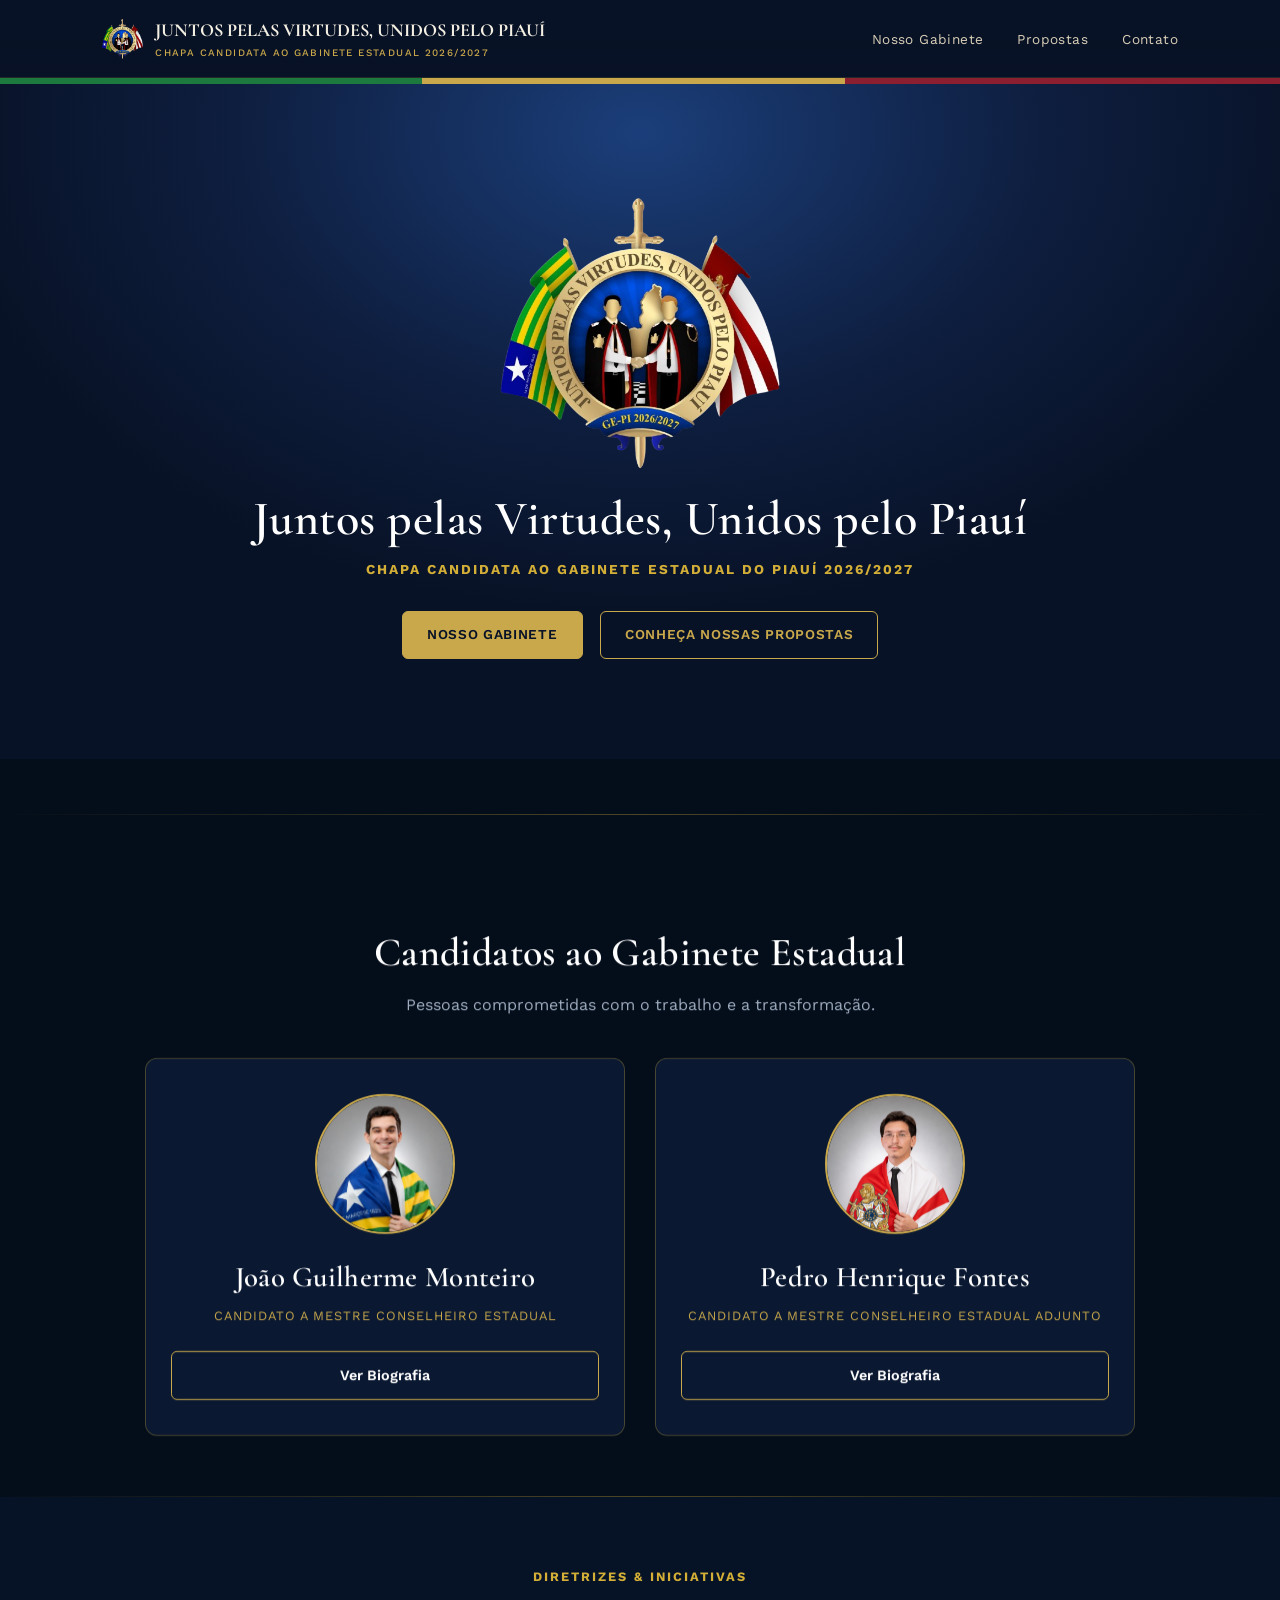
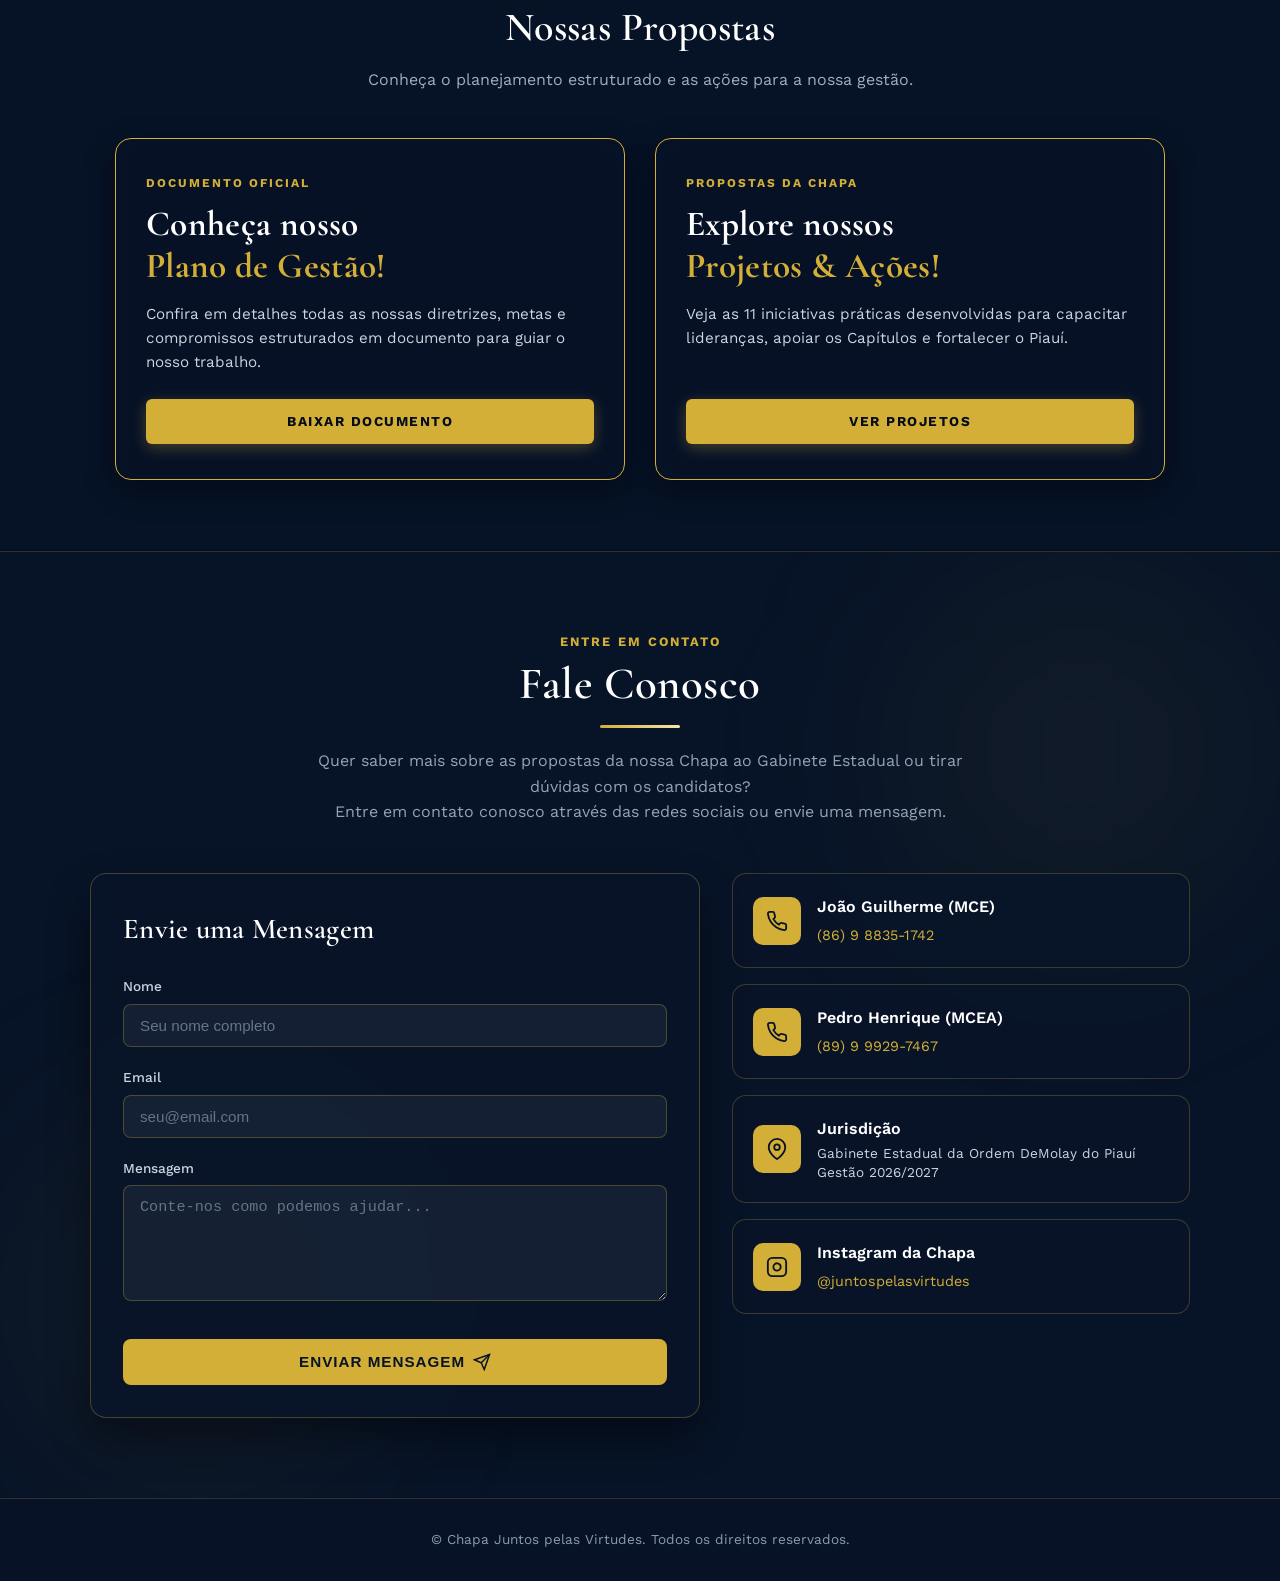
<file: index.html>
<!DOCTYPE html>
<html lang="pt-BR">
<head>
  <meta charset="UTF-8">
  <meta name="viewport" content="width=device-width, initial-scale=1.0">
  <title>Chapa Juntos pelas Virtudes</title>
  
  <!-- Fontes do Google -->
  <link rel="preconnect" href="https://fonts.googleapis.com">
  <link rel="preconnect" href="https://fonts.gstatic.com" crossorigin>
  <link href="https://fonts.googleapis.com/css2?family=Cormorant+Garamond:ital,wght@0,600;0,700;1,600&family=Work+Sans:wght@400;500;600;700&display=swap" rel="stylesheet">
  
  <!-- Estilos CSS -->
  <link rel="stylesheet" href="css/style.css">
</head>
<body>

  <!-- SCRIPT DE ANIMAÇÃO AUTOMÁTICA (REVEAL) -->
  <script>
    function verificarRevelacao() {
      const elementos = document.querySelectorAll('.reveal');
      const alturaJanela = window.innerHeight;

      elementos.forEach(elemento => {
        const topoElemento = elemento.getBoundingClientRect().top;
        const pontoAtivacao = 80;

        if (topoElemento < alturaJanela - pontoAtivacao) {
          elemento.classList.add('is-visible', 'visivel');
        }
      });
    }

    document.addEventListener('DOMContentLoaded', verificarRevelacao);
    window.addEventListener('scroll', verificarRevelacao);
  </script>

  <!-- CABEÇALHO E NAVEGAÇÃO -->
  <header class="cabecalho-principal">
    <div class="conteudo-navegacao">
      <a href="index.html" class="marca">
        <img src="assets/images/Material Gráfico/emblemasemfundo.png" alt="Emblema da Chapa" style="height: 40px; width: auto; object-fit: contain;">
        <div>
          JUNTOS PELAS VIRTUDES, UNIDOS PELO PIAUÍ
          <small>CHAPA CANDIDATA AO GABINETE ESTADUAL 2026/2027</small>
        </div>
      </a>

      <button id="botao-menu-mobile" aria-label="Abrir Menu">☰</button>

      <nav class="menu-principal">
        <ul>
          <li><a href="index.html#diretoria">Nosso Gabinete</a></li>
          <li><a href="index.html#propostas">Propostas</a></li>
          <li><a href="index.html#contato">Contato</a></li>
        </ul>
      </nav>
    </div>
  </header>
  
  <!-- SEÇÃO HERO / CAPA -->
  <section class="capa reveal">
    <div class="faixa-bandeira"></div>
    <div class="caixa" style="text-align: center;">
      
      <div class="brasao" style="display: flex; justify-content: center; align-items: center; width: 100%; margin-bottom: 20px;">
        <img src="assets/images/Material Gráfico/emblemasemfundo.png" alt="Emblema Chapa Juntos pelas Virtudes" class="emblema-chapa" style="display: block; margin: 0 auto; max-width: 280px; height: auto;">
      </div>

      <h1 style="font-family: 'Cormorant Garamond', serif; font-size: 3rem; color: #ffffff; line-height: 1.25; margin: 0 auto 10px auto; max-width: 850px; font-weight: 600;">
        Juntos pelas Virtudes, Unidos pelo Piauí
      </h1>

      <p style="color: #d4af37; font-size: 0.85rem; font-weight: 700; letter-spacing: 2px; text-transform: uppercase; margin: 0 auto 30px auto;">
        CHAPA CANDIDATA AO GABINETE ESTADUAL DO PIAUÍ 2026/2027
      </p>

      <div class="botoes-acao">
        <a href="#diretoria" class="btn btn-destaque">Nosso Gabinete</a>
        <a href="#propostas" class="btn btn-suave">Conheça Nossas Propostas</a>
      </div>

    </div>
  </section>

  <hr class="divisor-secao">

  <!-- SEÇÃO 1: GABINETE ESTADUAL (CANDIDATOS) -->
  <section id="diretoria" class="diretoria reveal" style="padding: 60px 0;">
    <div class="caixa" style="max-width: 1100px; margin: 0 auto; padding: 0 20px;">
      
      <div style="text-align: center; margin-bottom: 40px;">
        <h2 style="font-family: 'Cormorant Garamond', serif; font-size: 2.5rem; color: #ffffff; margin-bottom: 8px;">Candidatos ao Gabinete Estadual</h2>
        <p style="color: #a0aec0; font-size: 1rem;">Pessoas comprometidas com o trabalho e a transformação.</p>
      </div>

      <div style="display: flex; justify-content: center; gap: 30px; flex-wrap: wrap;">
        
        <!-- CARD: JOÃO GUILHERME -->
        <div 
          onmouseover="this.style.transform='translateY(-6px)'; this.style.borderColor='#ffe066'; this.style.boxShadow='0 12px 30px rgba(212, 175, 55, 0.35)';" 
          onmouseout="this.style.transform='translateY(0)'; this.style.borderColor='rgba(212, 175, 55, 0.3)'; this.style.boxShadow='none';"
          style="background: rgba(13, 31, 61, 0.7); border: 1px solid rgba(212, 175, 55, 0.3); border-radius: 12px; padding: 35px 25px; text-align: center; flex: 1; min-width: 300px; max-width: 480px; display: flex; flex-direction: column; justify-content: space-between; transition: all 0.3s ease; cursor: pointer;">
          <div>
            <div style="width: 140px; height: 140px; min-width: 140px; min-height: 140px; aspect-ratio: 1 / 1; margin: 0 auto 20px; border-radius: 50%; border: 2px solid var(--dourado, #d4af37); overflow: hidden; background: #071327; flex-shrink: 0;">
              <img 
                src="assets/images/MCE-JG/joaopi.jpeg" 
                alt="João Guilherme Monteiro" 
                style="width: 100%; height: 100%; object-fit: cover; object-position: center top; display: block;"
              >
            </div>
            <h3 style="font-family: 'Cormorant Garamond', serif; font-size: 1.8rem; color: #ffffff; margin-bottom: 6px;">João Guilherme Monteiro</h3>
            <span style="display: block; color: var(--dourado, #d4af37); font-size: 0.8rem; text-transform: uppercase; letter-spacing: 1px; margin-bottom: 25px;">CANDIDATO A MESTRE CONSELHEIRO ESTADUAL</span>
          </div>
          <a 
            href="joaomce.html" 
            onmouseover="this.style.background='var(--dourado, #d4af37)'; this.style.color='#060d19'; this.style.boxShadow='0 4px 15px rgba(212, 175, 55, 0.4)';" 
            onmouseout="this.style.background='transparent'; this.style.color='#ffffff'; this.style.boxShadow='none';"
            style="display: block; width: 100%; padding: 12px; border: 1px solid var(--dourado, #d4af37); color: #ffffff; text-decoration: none; border-radius: 6px; font-weight: 600; font-size: 0.9rem; transition: all 0.3s ease; box-sizing: border-box;">
            Ver Biografia
          </a>
        </div>

        <!-- CARD: PEDRO HENRIQUE -->
        <div 
          onmouseover="this.style.transform='translateY(-6px)'; this.style.borderColor='#ffe066'; this.style.boxShadow='0 12px 30px rgba(212, 175, 55, 0.35)';" 
          onmouseout="this.style.transform='translateY(0)'; this.style.borderColor='rgba(212, 175, 55, 0.3)'; this.style.boxShadow='none';"
          style="background: rgba(13, 31, 61, 0.7); border: 1px solid rgba(212, 175, 55, 0.3); border-radius: 12px; padding: 35px 25px; text-align: center; flex: 1; min-width: 300px; max-width: 480px; display: flex; flex-direction: column; justify-content: space-between; transition: all 0.3s ease; cursor: pointer;">
          <div>
            <div style="width: 140px; height: 140px; min-width: 140px; min-height: 140px; aspect-ratio: 1 / 1; margin: 0 auto 20px; border-radius: 50%; border: 2px solid var(--dourado, #d4af37); overflow: hidden; background: #071327; flex-shrink: 0;">
              <img 
                src="assets/images/MCEA-PH/pedro.png" 
                alt="Pedro Henrique" 
                style="width: 100%; height: 100%; object-fit: cover; object-position: center top; display: block;"
              >
            </div>
            <h3 style="font-family: 'Cormorant Garamond', serif; font-size: 1.8rem; color: #ffffff; margin-bottom: 6px;">Pedro Henrique Fontes</h3>
            <span style="display: block; color: var(--dourado, #d4af37); font-size: 0.8rem; text-transform: uppercase; letter-spacing: 1px; margin-bottom: 25px;">CANDIDATO A MESTRE CONSELHEIRO ESTADUAL ADJUNTO</span>
          </div>
          <a 
            href="pedromcea.html" 
            onmouseover="this.style.background='var(--dourado, #d4af37)'; this.style.color='#060d19'; this.style.boxShadow='0 4px 15px rgba(212, 175, 55, 0.4)';" 
            onmouseout="this.style.background='transparent'; this.style.color='#ffffff'; this.style.boxShadow='none';"
            style="display: block; width: 100%; padding: 12px; border: 1px solid var(--dourado, #d4af37); color: #ffffff; text-decoration: none; border-radius: 6px; font-weight: 600; font-size: 0.9rem; transition: all 0.3s ease; box-sizing: border-box;">
            Ver Biografia
          </a>
        </div>

      </div>
    </div>
  </section>

  <div style="width: 100%; height: 1px; background: linear-gradient(90deg, transparent, rgba(212, 175, 55, 0.35), transparent); margin: 0;"></div>

  <!-- SEÇÃO 2: PLANO DE GESTÃO & NOSSOS PROJETOS (PROPOSTAS) -->
  <section id="propostas" class="propostas reveal" style="padding: 70px 20px; background: rgba(14, 30, 63, 0.35);">
    <div style="max-width: 1050px; margin: 0 auto;">
      
      <div style="text-align: center; margin-bottom: 45px;">
        <span style="color: #d4af37; text-transform: uppercase; letter-spacing: 2px; font-size: 0.8rem; font-weight: 700; display: block; margin-bottom: 8px;">DIRETRIZES & INICIATIVAS</span>
        <h2 style="font-family: 'Cormorant Garamond', serif; font-size: 2.5rem; color: #ffffff; margin-bottom: 8px;">Nossas Propostas</h2>
        <p style="color: #a0aec0; font-size: 1rem;">Conheça o planejamento estruturado e as ações para a nossa gestão.</p>
      </div>

      <div style="display: grid; grid-template-columns: repeat(auto-fit, minmax(320px, 1fr)); gap: 30px; align-items: stretch;">
<!-- CARD: PLANO DE GESTÃO -->
<div 
  onmouseover="this.style.transform='translateY(-6px)'; this.style.borderColor='#ffe066'; this.style.boxShadow='0 12px 30px rgba(212, 175, 55, 0.35)';" 
  onmouseout="this.style.transform='translateY(0)'; this.style.borderColor='#d4af37'; this.style.boxShadow='0 10px 30px rgba(0, 0, 0, 0.4)';"
  style="background: rgba(8, 18, 38, 0.85); border: 1.5px solid #d4af37; border-radius: 16px; padding: 35px 30px; box-shadow: 0 10px 30px rgba(0, 0, 0, 0.4); display: flex; flex-direction: column; justify-content: space-between; backdrop-filter: blur(10px); text-align: left; transition: all 0.3s ease; cursor: pointer;">
  <div>
    <span style="color: #d4af37; text-transform: uppercase; letter-spacing: 2px; font-size: 0.75rem; font-weight: 700; display: block; margin-bottom: 10px;">
      DOCUMENTO OFICIAL
    </span>
    <h2 style="font-family: 'Cormorant Garamond', serif; font-size: 2.2rem; line-height: 1.2; color: #ffffff; margin: 0 0 14px 0; font-weight: 700;">
      Conheça nosso <br>
      <span style="color: #d4af37;">Plano de Gestão!</span>
    </h2>
    <p style="color: #cbd5e1; font-size: 0.95rem; line-height: 1.6; margin: 0 0 24px 0;">
      Confira em detalhes todas as nossas diretrizes, metas e compromissos estruturados em documento para guiar o nosso trabalho.
    </p>
  </div>
  <div>
    <a href="https://drive.google.com/file/d/1I75s_BCH19xqg8emY7cUtY0FPPj-ZTrd/view?usp=sharing" target="_blank" rel="noopener noreferrer" style="display: inline-block; width: 100%; text-align: center; padding: 12px 20px; background: #d4af37; color: #060d19; font-weight: 700; text-decoration: none; border-radius: 6px; text-transform: uppercase; letter-spacing: 1.5px; font-size: 0.85rem; transition: all 0.3s ease; box-shadow: 0 4px 15px rgba(212, 175, 55, 0.3);">
      BAIXAR DOCUMENTO
    </a>
  </div>
</div>

        <!-- CARD: NOSSOS PROJETOS -->
        <div 
          onmouseover="this.style.transform='translateY(-6px)'; this.style.borderColor='#ffe066'; this.style.boxShadow='0 12px 30px rgba(212, 175, 55, 0.35)';" 
          onmouseout="this.style.transform='translateY(0)'; this.style.borderColor='#d4af37'; this.style.boxShadow='0 10px 30px rgba(0, 0, 0, 0.4)';"
          style="background: rgba(8, 18, 38, 0.85); border: 1.5px solid #d4af37; border-radius: 16px; padding: 35px 30px; box-shadow: 0 10px 30px rgba(0, 0, 0, 0.4); display: flex; flex-direction: column; justify-content: space-between; backdrop-filter: blur(10px); text-align: left; transition: all 0.3s ease; cursor: pointer;">
          <div>
            <span style="color: #d4af37; text-transform: uppercase; letter-spacing: 2px; font-size: 0.75rem; font-weight: 700; display: block; margin-bottom: 10px;">
              PROPOSTAS DA CHAPA
            </span>
            <h2 style="font-family: 'Cormorant Garamond', serif; font-size: 2.2rem; line-height: 1.2; color: #ffffff; margin: 0 0 14px 0; font-weight: 700;">
              Explore nossos <br>
              <span style="color: #d4af37;">Projetos & Ações!</span>
            </h2>
            <p style="color: #cbd5e1; font-size: 0.95rem; line-height: 1.6; margin: 0 0 24px 0;">
              Veja as 11 iniciativas práticas desenvolvidas para capacitar lideranças, apoiar os Capítulos e fortalecer o Piauí.
            </p>
          </div>
          <div>
            <a href="projetos.html" style="display: inline-block; width: 100%; text-align: center; padding: 12px 20px; background: #d4af37; color: #060d19; font-weight: 700; text-decoration: none; border-radius: 6px; text-transform: uppercase; letter-spacing: 1.5px; font-size: 0.85rem; transition: all 0.3s ease; box-shadow: 0 4px 15px rgba(212, 175, 55, 0.3);">
              VER PROJETOS
            </a>
          </div>
        </div>

      </div>
    </div>
  </section>

  <!-- SEÇÃO DE CONTATO -->
  <style>
    #contato.secao-contato {
      padding: 80px 20px;
      background-color: #071327 !important;
      position: relative;
      overflow: hidden;
      font-family: 'Work Sans', 'Inter', sans-serif;
      color: #ffffff;
    }

    .secao-contato .brilho-bg {
      position: absolute;
      width: 400px;
      height: 400px;
      background: rgba(212, 175, 55, 0.05);
      border-radius: 50%;
      filter: blur(100px);
      pointer-events: none;
    }
    .secao-contato .brilho-top-right { top: 0; right: 0; }
    .secao-contato .brilho-bottom-left { bottom: 0; left: 0; }

    .secao-contato .container-contato {
      max-width: 1100px;
      margin: 0 auto;
      position: relative;
      z-index: 10;
    }

    .secao-contato .header-contato {
      text-align: center;
      max-width: 650px;
      margin: 0 auto 48px;
    }

    .secao-contato .subtitulo-dourado {
      color: #d4af37;
      font-size: 0.8rem;
      font-weight: 700;
      letter-spacing: 2px;
      text-transform: uppercase;
      display: block;
      margin-bottom: 8px;
    }

    .secao-contato .titulo-secao {
      font-family: 'Cormorant Garamond', serif;
      font-size: 3rem;
      color: #ffffff;
      margin: 0 0 16px;
      line-height: 1.1;
    }

    .secao-contato .linha-decorativa {
      width: 80px;
      height: 3px;
      background: linear-gradient(90deg, #d4af37, #f3e5ab);
      margin: 0 auto 20px;
      border-radius: 2px;
    }

    .secao-contato .descricao-contato {
      color: #94a3b8;
      font-size: 1rem;
      line-height: 1.6;
      margin: 0;
    }

    .secao-contato .grid-contato {
      display: grid;
      grid-template-columns: 1fr;
      gap: 32px;
    }

    @media (min-width: 900px) {
      .secao-contato .grid-contato {
        grid-template-columns: 1.6fr 1.2fr;
      }
    }

    .secao-contato .card-formulario {
      background: rgba(9, 21, 42, 0.85);
      border: 1.5px solid rgba(212, 175, 55, 0.3);
      border-radius: 16px;
      padding: 32px;
      backdrop-filter: blur(10px);
      box-shadow: 0 20px 40px rgba(0,0,0,0.4);
    }

    .secao-contato .titulo-card {
      font-family: 'Cormorant Garamond', serif;
      font-size: 1.8rem;
      color: #ffffff;
      margin: 0 0 24px 0;
    }

    .secao-contato .form-contato {
      display: flex;
      flex-direction: column;
      gap: 20px;
    }

    .secao-contato .campo-input label {
      display: block;
      font-size: 0.85rem;
      color: #cbd5e1;
      margin-bottom: 6px;
      font-weight: 500;
      text-align: left;
    }

    .secao-contato .campo-input input,
    .secao-contato .campo-input textarea {
      width: 100%;
      padding: 12px 16px;
      background: rgba(255, 255, 255, 0.05);
      border: 1px solid rgba(212, 175, 55, 0.3);
      border-radius: 8px;
      color: #ffffff;
      font-size: 0.95rem;
      outline: none;
      transition: all 0.3s ease;
      box-sizing: border-box;
    }

    .secao-contato .campo-input input:focus,
    .secao-contato .campo-input textarea:focus {
      border-color: #d4af37;
      background: rgba(255, 255, 255, 0.1);
      box-shadow: 0 0 12px rgba(212, 175, 55, 0.25);
    }

    .secao-contato .campo-input input::placeholder,
    .secao-contato .campo-input textarea::placeholder {
      color: #64748b;
    }

    .secao-contato .btn-enviar {
      width: 100%;
      padding: 14px;
      background: #d4af37;
      color: #071327;
      border: none;
      border-radius: 8px;
      font-weight: 700;
      font-size: 0.95rem;
      cursor: pointer;
      display: flex;
      align-items: center;
      justify-content: center;
      gap: 8px;
      transition: all 0.3s ease;
      text-transform: uppercase;
      letter-spacing: 1px;
    }

    .secao-contato .btn-enviar:hover {
      background: #f3e5ab;
      transform: translateY(-2px);
      box-shadow: 0 8px 20px rgba(212, 175, 55, 0.3);
    }

    .secao-contato .msg-sucesso {
      display: none;
      margin-top: 20px;
      padding: 14px 18px;
      background: rgba(212, 175, 55, 0.08);
      border: 1px solid rgba(212, 175, 55, 0.35);
      border-radius: 10px;
      color: #f3e5ab;
      font-size: 0.9rem;
      font-weight: 500;
      line-height: 1.4;
      text-align: center;
      backdrop-filter: blur(8px);
      box-shadow: 0 8px 20px rgba(0, 0, 0, 0.25);
      align-items: center;
      justify-content: center;
      gap: 10px;
      animation: aparecerSuave 0.4s cubic-bezier(0.16, 1, 0.3, 1) forwards;
    }

    @keyframes aparecerSuave {
      from {
        opacity: 0;
        transform: translateY(10px);
      }
      to {
        opacity: 1;
        transform: translateY(0);
      }
    }

    .secao-contato .coluna-cards {
      display: flex;
      flex-direction: column;
      gap: 16px;
    }

    .secao-contato .card-info {
      background: rgba(9, 21, 42, 0.85);
      border: 1.5px solid rgba(212, 175, 55, 0.25);
      border-radius: 14px;
      padding: 20px;
      display: flex;
      align-items: center;
      gap: 16px;
      transition: all 0.3s ease;
    }

    .secao-contato .card-info:hover {
      border-color: #d4af37;
      transform: translateX(4px);
      box-shadow: 0 10px 25px rgba(0,0,0,0.3);
    }

    .secao-contato .icone-box {
      width: 48px;
      height: 48px;
      background: #d4af37;
      border-radius: 10px;
      display: flex;
      align-items: center;
      justify-content: center;
      flex-shrink: 0;
    }

    .secao-contato .rotulo-card {
      color: #ffffff;
      font-weight: 600;
      font-size: 1rem;
      margin-bottom: 2px;
      text-align: left;
    }

    .secao-contato .link-dourado {
      color: #d4af37;
      text-decoration: none;
      font-size: 0.9rem;
      display: inline-block;
    }

    .secao-contato .link-dourado:hover {
      text-decoration: underline;
    }

    .secao-contato .texto-card {
      color: #cbd5e1;
      font-size: 0.85rem;
      margin: 0;
      line-height: 1.4;
      text-align: left;
    }
  </style>

  <section id="contato" class="secao-contato">
    <div class="brilho-bg brilho-top-right"></div>
    <div class="brilho-bg brilho-bottom-left"></div>

    <div class="container-contato">
      <div class="header-contato">
        <span class="subtitulo-dourado">ENTRE EM CONTATO</span>
        <h2 class="titulo-secao">Fale Conosco</h2>
        <div class="linha-decorativa"></div>
        <p class="descricao-contato">
          Quer saber mais sobre as propostas da nossa Chapa ao Gabinete Estadual ou tirar dúvidas com os candidatos?<br>
          Entre em contato conosco através das redes sociais ou envie uma mensagem.
        </p>
      </div>

      <div class="grid-contato">
        <div class="card-formulario">
          <h3 class="titulo-card">Envie uma Mensagem</h3>
          
          <form id="form-contato" class="form-contato">
            <div class="campo-input">
              <label for="nome">Nome</label>
              <input type="text" id="nome" name="nome" placeholder="Seu nome completo" required>
            </div>

            <div class="campo-input">
              <label for="email">Email</label>
              <input type="email" id="email" name="email" placeholder="seu@email.com" required>
            </div>

            <div class="campo-input">
              <label for="mensagem">Mensagem</label>
              <textarea id="mensagem" name="mensagem" rows="5" placeholder="Conte-nos como podemos ajudar..." required></textarea>
            </div>

            <button type="submit" id="btn-enviar" class="btn-enviar">
              Enviar Mensagem
              <svg width="18" height="18" viewBox="0 0 24 24" fill="none" stroke="currentColor" stroke-width="2">
                <line x1="22" y1="2" x2="11" y2="13"></line>
                <polygon points="22 2 15 22 11 13 2 9 22 2"></polygon>
              </svg>
            </button>
          </form>

          <div id="mensagem-sucesso" class="msg-sucesso">
            <svg width="20" height="20" viewBox="0 0 24 24" fill="none" stroke="#d4af37" stroke-width="2" stroke-linecap="round" stroke-linejoin="round" style="flex-shrink: 0;">
              <path d="M22 11.08V12a10 10 0 1 1-5.93-9.14"></path>
              <polyline points="22 4 12 14.01 9 11.01"></polyline>
            </svg>
            <span>Agradecemos pelo contato, responderemos assim que possível!</span>
          </div>
        </div>

        <div class="coluna-cards">
          <div class="card-info">
            <div class="icone-box">
              <svg width="22" height="22" viewBox="0 0 24 24" fill="none" stroke="#071327" stroke-width="2">
                <path d="M22 16.92v3a2 2 0 0 1-2.18 2 19.79 19.79 0 0 1-8.63-3.07 19.5 19.5 0 0 1-6-6 19.79 19.79 0 0 1-3.07-8.67A2 2 0 0 1 4.11 2h3a2 2 0 0 1 2 1.72 12.84 12.84 0 0 0 .7 2.81 2 2 0 0 1-.45 2.11L8.09 9.91a16 16 0 0 0 6 6l1.27-1.27a2 2 0 0 1 2.11-.45 12.84 12.84 0 0 0 2.81.7A2 2 0 0 1 22 16.92z"></path>
              </svg>
            </div>
            <div>
              <div class="rotulo-card">João Guilherme (MCE)</div>
              <a href="https://wa.me/5586988351742" target="_blank" rel="noopener noreferrer" class="link-dourado">(86) 9 8835-1742</a>
            </div>
          </div>

          <div class="card-info">
            <div class="icone-box">
              <svg width="22" height="22" viewBox="0 0 24 24" fill="none" stroke="#071327" stroke-width="2">
                <path d="M22 16.92v3a2 2 0 0 1-2.18 2 19.79 19.79 0 0 1-8.63-3.07 19.5 19.5 0 0 1-6-6 19.79 19.79 0 0 1-3.07-8.67A2 2 0 0 1 4.11 2h3a2 2 0 0 1 2 1.72 12.84 12.84 0 0 0 .7 2.81 2 2 0 0 1-.45 2.11L8.09 9.91a16 16 0 0 0 6 6l1.27-1.27a2 2 0 0 1 2.11-.45 12.84 12.84 0 0 0 2.81.7A2 2 0 0 1 22 16.92z"></path>
              </svg>
            </div>
            <div>
              <div class="rotulo-card">Pedro Henrique (MCEA)</div>
              <a href="https://wa.me/558999297467" target="_blank" rel="noopener noreferrer" class="link-dourado">(89) 9 9929-7467</a>
            </div>
          </div>

          <div class="card-info">
            <div class="icone-box">
              <svg width="22" height="22" viewBox="0 0 24 24" fill="none" stroke="#071327" stroke-width="2">
                <path d="M21 10c0 7-9 13-9 13s-9-6-9-13a9 9 0 0 1 18 0z"></path>
                <circle cx="12" cy="10" r="3"></circle>
              </svg>
            </div>
            <div>
              <div class="rotulo-card">Jurisdição</div>
              <p class="texto-card">Gabinete Estadual da Ordem DeMolay do Piauí<br>Gestão 2026/2027</p>
            </div>
          </div>

          <div class="card-info">
            <div class="icone-box">
              <svg width="22" height="22" viewBox="0 0 24 24" fill="none" stroke="#071327" stroke-width="2">
                <rect x="2" y="2" width="20" height="20" rx="5" ry="5"></rect>
                <path d="M16 11.37A4 4 0 1 1 12.63 8 4 4 0 0 1 16 11.37z"></path>
                <line x1="17.5" y1="6.5" x2="17.51" y2="6.5"></line>
              </svg>
            </div>
            <div>
              <div class="rotulo-card">Instagram da Chapa</div>
              <a href="https://instagram.com/juntospelasvirtudes" target="_blank" rel="noopener noreferrer" class="link-dourado">@juntospelasvirtudes</a>
            </div>
          </div>
        </div>
      </div>
    </div>
  </section>

  <!-- SCRIPT DE ENVIO DO FORMULÁRIO -->
  <script>
    document.getElementById('form-contato').addEventListener('submit', async function(e) {
      e.preventDefault(); 
      
      const btn = document.getElementById('btn-enviar');
      const msgSucesso = document.getElementById('mensagem-sucesso');
      
      if (msgSucesso) msgSucesso.style.display = 'none';

      btn.disabled = true;
      btn.innerText = 'ENVIANDO...';

      const nomeInput = document.getElementById('nome').value;
      const emailInput = document.getElementById('email').value;
      const mensagemInput = document.getElementById('mensagem').value;

      const formData = {
        nome: nomeInput,
        email: emailInput,
        mensagem: mensagemInput,
        _replyto: emailInput,
        _subject: `Contato: ${nomeInput} - Chapa Juntos pelas Virtudes`,
        _captcha: 'false',
        _template: 'table'
      };

      try {
        const response = await fetch('https://formsubmit.co/ajax/juntospelasvirtudes@gmail.com', {
          method: 'POST',
          headers: { 
            'Content-Type': 'application/json',
            'Accept': 'application/json'
          },
          body: JSON.stringify(formData)
        });

        if (response.ok) {
          if (msgSucesso) msgSucesso.style.display = 'flex';
          this.reset();
        } else {
          alert('Ocorreu um erro ao enviar. Tente novamente.');
        }
      } catch (error) {
        alert('Erro de conexão. Verifique sua internet e tente novamente.');
      } finally {
        btn.disabled = false;
        btn.innerHTML = `
          Enviar Mensagem
          <svg width="18" height="18" viewBox="0 0 24 24" fill="none" stroke="currentColor" stroke-width="2">
            <line x1="22" y1="2" x2="11" y2="13"></line>
            <polygon points="22 2 15 22 11 13 2 9 22 2"></polygon>
          </svg>
        `;
      }
    });
  </script>

  <!-- RODAPÉ -->
  <footer class="rodape-principal reveal" style="text-align: center; padding: 30px 20px; border-top: 1px solid rgba(212, 175, 55, 0.2);">
    <div class="caixa">
      <p style="color: #8a9bb0; font-size: 0.85rem; margin: 0;">
        &copy; Chapa Juntos pelas Virtudes. Todos os direitos reservados.
      </p>
    </div>
  </footer>

  <!-- SCRIPT PRINCIPAL -->
  <script src="js/main.js"></script>
</body>
</html>
</file>
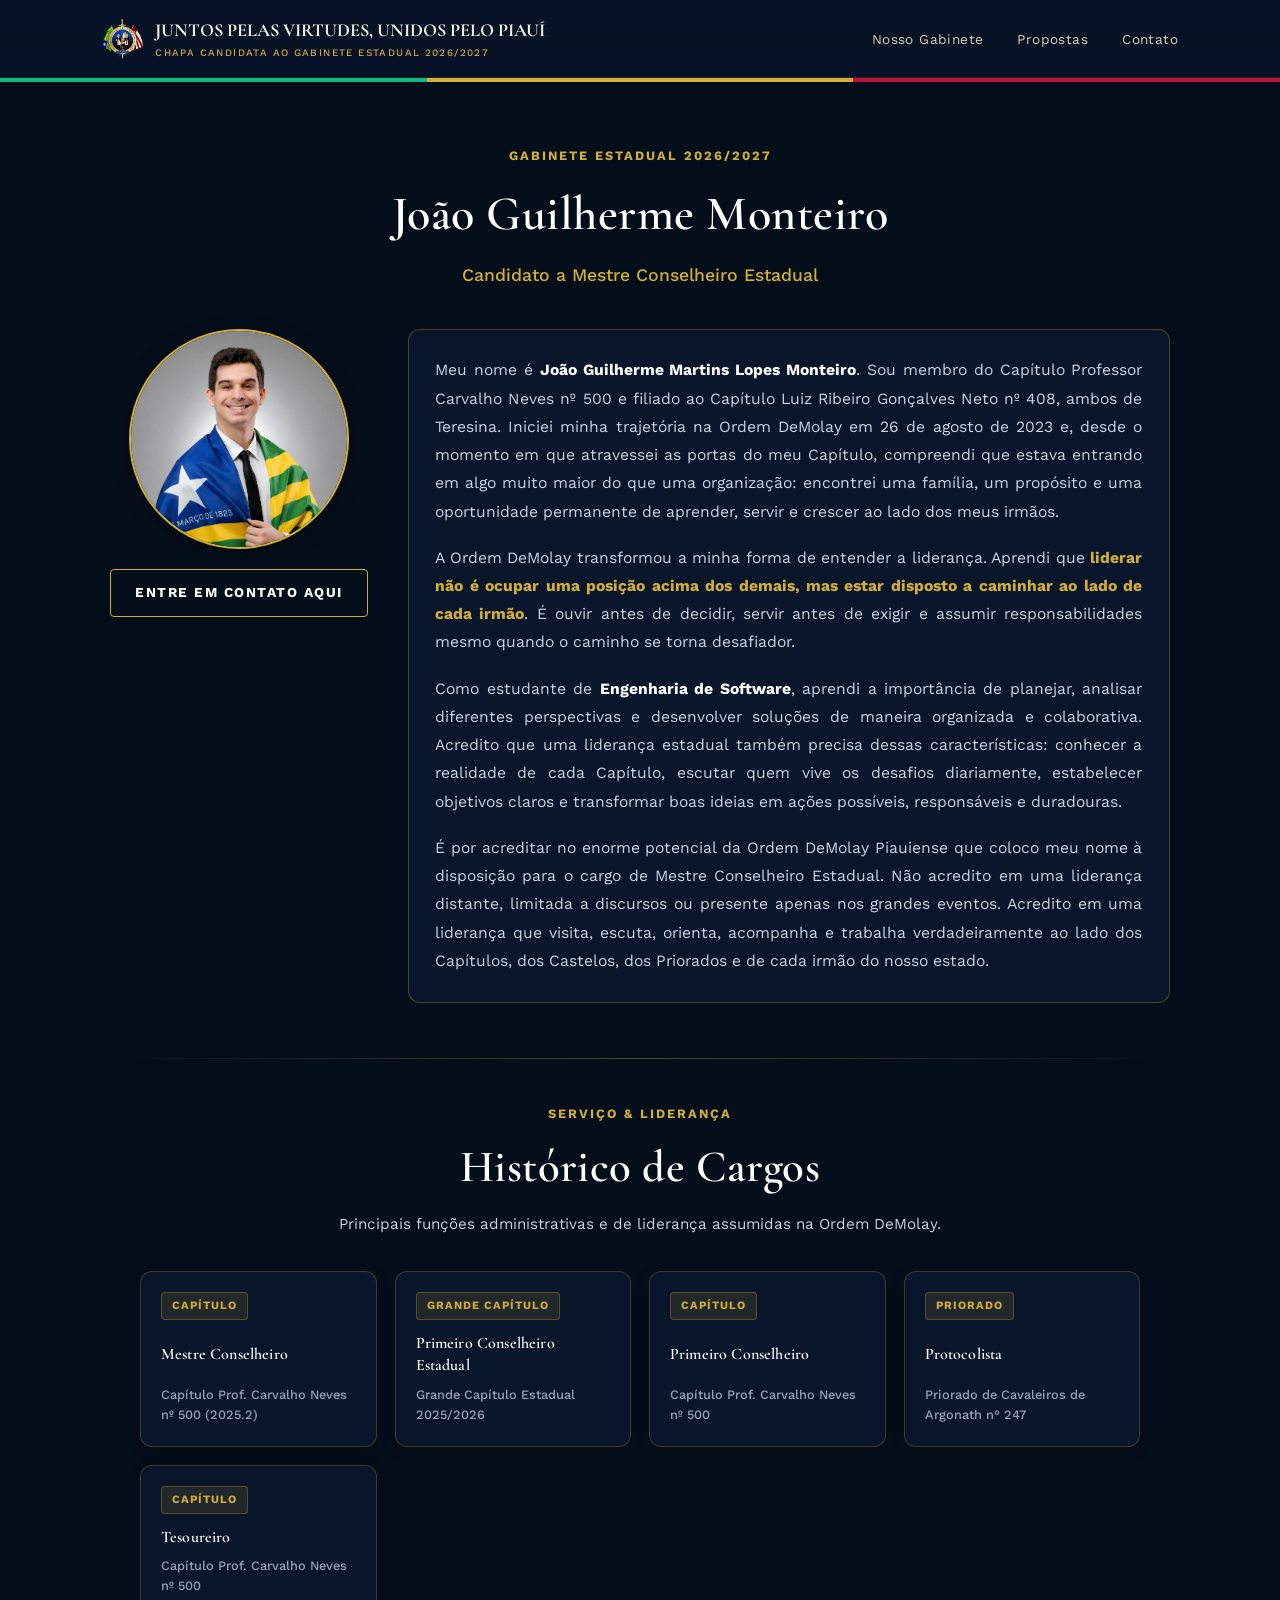
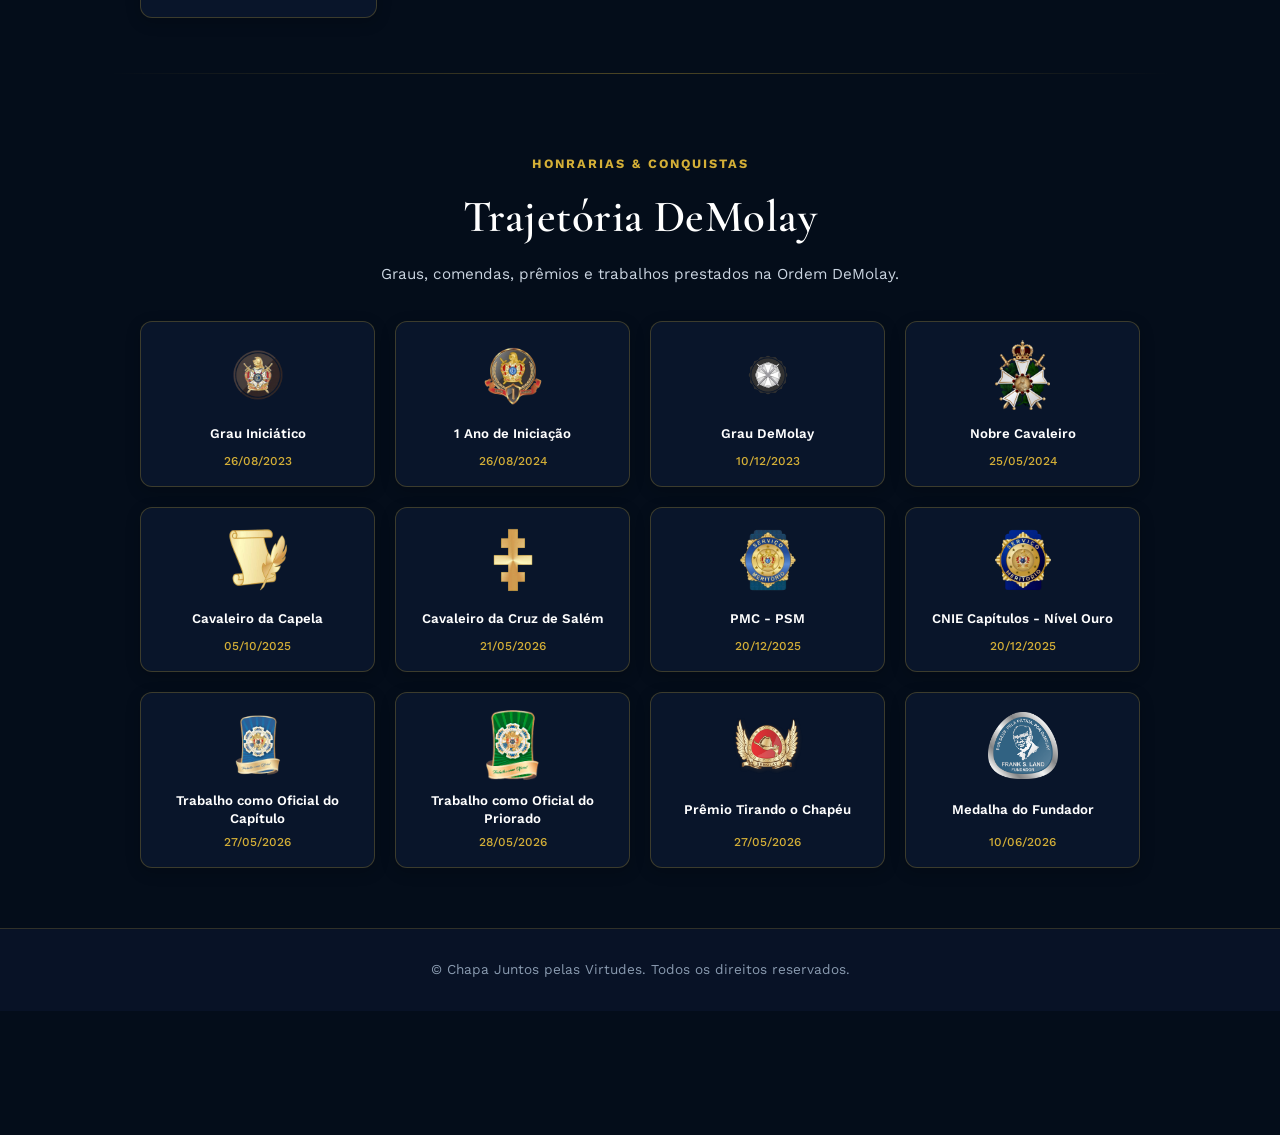
<file: joaomce.html>
<!DOCTYPE html>
<html lang="pt-BR">
<head>
  <meta charset="UTF-8">
  <meta name="viewport" content="width=device-width, initial-scale=1.0">
  <title>João Guilherme Monteiro | Candidato a Mestre Conselheiro Estadual</title>

  <!-- Fontes do Google -->
  <link rel="preconnect" href="https://fonts.googleapis.com">
  <link rel="preconnect" href="https://fonts.gstatic.com" crossorigin>
  <link href="https://fonts.googleapis.com/css2?family=Cormorant+Garamond:ital,wght@0,600;0,700;1,600&family=Work+Sans:wght@400;500;600;700&display=swap" rel="stylesheet">

  <!-- Estilos CSS Principais -->
  <link rel="stylesheet" href="css/style.css">

  <style>
    .faixa-tricolor {
      width: 100%;
      height: 4px;
      background: linear-gradient(90deg, #10b981 0%, #10b981 33.33%, #d4af37 33.33%, #d4af37 66.66%, #be123c 66.66%, #be123c 100%);
      display: block;
    }

    .container-perfil {
      display: flex;
      gap: 40px;
      align-items: flex-start;
      flex-wrap: wrap;
      justify-content: center;
    }

    .coluna-foto-perfil {
      display: flex;
      flex-direction: column;
      align-items: center;
      gap: 20px;
      flex-shrink: 0;
    }

    .foto-perfil-container {
      width: 220px;
      height: 220px;
      min-width: 220px;
      min-height: 220px;
      aspect-ratio: 1 / 1;
      border-radius: 50%;
      border: 2px solid #d4af37;
      overflow: hidden;
      background: #09152a;
      box-shadow: 0 4px 20px rgba(0,0,0,0.3);
      flex-shrink: 0;
      cursor: pointer;
      transition: all 0.3s cubic-bezier(0.16, 1, 0.3, 1) !important;
    }

    .foto-perfil-container img {
      width: 100%;
      height: 100%;
      object-fit: cover;
      object-position: center top;
      display: block;
      transition: transform 0.3s ease !important;
    }

    .coluna-foto-perfil:hover .foto-perfil-container,
    .foto-perfil-container:hover {
      transform: translateY(-6px) scale(1.03) !important;
      border-color: #ffe066 !important;
      box-shadow: 0 12px 30px rgba(212, 175, 55, 0.45) !important;
    }

    .coluna-foto-perfil:hover .foto-perfil-container img {
      transform: scale(1.06);
    }

    .btn-contato-perfil {
      display: inline-block;
      padding: 12px 24px;
      border: 1.5px solid #d4af37;
      color: #ffffff;
      background: transparent;
      text-decoration: none;
      font-size: 0.85rem;
      font-weight: 700;
      letter-spacing: 1.5px;
      text-transform: uppercase;
      border-radius: 4px;
      transition: all 0.3s cubic-bezier(0.16, 1, 0.3, 1) !important;
      text-align: center;
      cursor: pointer;
    }

    .btn-contato-perfil:hover {
      transform: translateY(-4px) scale(1.03) !important;
      border-color: #ffe066 !important;
      box-shadow: 0 10px 25px rgba(212, 175, 55, 0.4) !important;
      background: rgba(212, 175, 55, 0.1);
    }

    .caixa-texto-perfil {
      flex: 1;
      min-width: 300px;
      background: #09152a;
      border: 1.5px solid rgba(212, 175, 55, 0.3);
      border-radius: 12px;
      padding: 36px;
      color: #cbd5e1;
      font-size: 0.98rem;
      line-height: 1.8;
      text-align: justify;
      cursor: pointer;
      transition: all 0.3s cubic-bezier(0.16, 1, 0.3, 1) !important;
    }

    .caixa-texto-perfil:hover {
      transform: translateY(-6px) !important;
      border-color: #ffe066 !important;
      box-shadow: 0 12px 30px rgba(212, 175, 55, 0.35) !important;
    }

    .caixa-texto-perfil p {
      margin-bottom: 18px;
    }

    .caixa-texto-perfil p:last-child {
      margin-bottom: 0;
    }

    .divisor-secao {
      border: none;
      height: 1px;
      background: linear-gradient(90deg, transparent, rgba(212, 175, 55, 0.35), transparent);
      margin: 55px 0 45px 0;
      width: 100%;
    }

    .secao-cargos {
      width: 100%;
    }

    .grid-cargos {
      display: grid;
      grid-template-columns: repeat(auto-fit, minmax(230px, 1fr));
      gap: 18px;
      max-width: 1000px;
      margin: 0 auto;
    }

    .card-cargo {
      background: #09152a;
      border: 1.5px solid rgba(212, 175, 55, 0.25);
      border-radius: 12px;
      padding: 20px;
      display: flex;
      flex-direction: column;
      justify-content: space-between;
      transition: all 0.3s cubic-bezier(0.16, 1, 0.3, 1) !important;
      box-shadow: 0 4px 15px rgba(0, 0, 0, 0.2);
      cursor: pointer;
    }

    .card-cargo:hover {
      transform: translateY(-6px) !important;
      border-color: #ffe066 !important;
      box-shadow: 0 12px 30px rgba(212, 175, 55, 0.35) !important;
    }

    .tag-nivel-cargo {
      display: inline-block;
      align-self: flex-start;
      font-size: 0.7rem;
      font-weight: 700;
      color: #d4af37;
      background: rgba(212, 175, 55, 0.12);
      border: 1px solid rgba(212, 175, 55, 0.3);
      padding: 4px 10px;
      border-radius: 4px;
      margin-bottom: 12px;
      letter-spacing: 1px;
      text-transform: uppercase;
    }

    .titulo-cargo {
      font-size: 1rem;
      font-weight: 600;
      color: #ffffff;
      line-height: 1.4;
      margin-bottom: 8px;
    }

    .periodo-cargo {
      font-size: 0.8rem;
      color: #94a3b8;
      font-weight: 500;
    }

    .secao-curriculo {
      width: 100%;
    }

    .cabecalho-secao-curriculo {
      text-align: center;
      margin-bottom: 35px;
    }

    .tag-secao {
      color: #d4af37;
      font-size: 0.8rem;
      font-weight: 700;
      letter-spacing: 2px;
      text-transform: uppercase;
      display: block;
      margin-bottom: 8px;
    }

    .titulo-secao {
      font-family: 'Cormorant Garamond', serif;
      font-size: 2.5rem;
      color: #ffffff;
      margin: 0 0 8px 0;
    }

    .descricao-secao {
      color: #cbd5e1;
      font-size: 0.95rem;
      margin: 0;
    }

    .grid-curriculo {
      display: grid;
      grid-template-columns: repeat(4, 1fr);
      gap: 20px;
      max-width: 1000px;
      margin: 0 auto;
    }

    .card-conquista {
      background: #09152a;
      border: 1.5px solid rgba(212, 175, 55, 0.25);
      border-radius: 12px;
      padding: 22px 12px 18px;
      text-align: center;
      display: flex;
      flex-direction: column;
      align-items: center;
      justify-content: space-between;
      min-height: 185px;
      transition: all 0.3s cubic-bezier(0.16, 1, 0.3, 1) !important;
      box-shadow: 0 4px 15px rgba(0, 0, 0, 0.2);
      cursor: pointer;
    }

    .card-conquista:hover {
      transform: translateY(-6px) !important;
      border-color: #ffe066 !important;
      box-shadow: 0 12px 30px rgba(212, 175, 55, 0.35) !important;
    }

    .card-conquista .icone-container {
      width: 70px;
      height: 70px;
      display: flex;
      align-items: center;
      justify-content: center;
      margin-bottom: 12px;
    }

    .card-conquista img {
      max-width: 100%;
      max-height: 100%;
      object-fit: contain;
      transition: transform 0.3s ease, filter 0.3s ease !important;
    }

    .card-conquista:hover img {
      transform: scale(1.1) !important;
      filter: drop-shadow(0 4px 12px rgba(212, 175, 55, 0.6)) !important;
    }

    .card-conquista .titulo-item {
      font-size: 0.83rem;
      font-weight: 600;
      color: #ffffff;
      margin-bottom: 6px;
      line-height: 1.3;
    }

    .card-conquista .data-item {
      font-size: 0.75rem;
      color: #d4af37;
      font-weight: 500;
    }

    @media (max-width: 850px) {
      .caixa-texto-perfil {
        padding: 24px;
        text-align: left;
      }
      .grid-curriculo {
        grid-template-columns: repeat(2, 1fr);
        gap: 15px;
      }
      .grid-cargos {
        grid-template-columns: repeat(1, 1fr);
      }
    }
  </style>
</head>
<body>

  <!-- CABEÇALHO -->
  <header class="cabecalho-principal">
    <div class="conteudo-navegacao">
      <a href="index.html" class="marca">
        <img src="assets/images/Material Gráfico/emblemasemfundo.png" alt="Emblema da Chapa" style="height: 40px; width: auto; object-fit: contain;">
        <div>
          JUNTOS PELAS VIRTUDES, UNIDOS PELO PIAUÍ
          <small>CHAPA CANDIDATA AO GABINETE ESTADUAL 2026/2027</small>
        </div>
      </a>

      <button id="botao-menu-mobile" aria-label="Abrir Menu">☰</button>

      <nav class="menu-principal">
        <ul>
          <li><a href="index.html#diretoria">Nosso Gabinete</a></li>
          <li><a href="index.html#propostas">Propostas</a></li>
          <li><a href="index.html#contato">Contato</a></li>
        </ul>
      </nav>
    </div>
  </header>

  <div class="faixa-tricolor"></div>

  <!-- CONTEÚDO PRINCIPAL -->
  <main style="padding: 60px 20px; max-width: 1100px; margin: 0 auto;">
    
    <div style="text-align: center; margin-bottom: 40px;">
      <span style="color: #d4af37; font-size: 0.8rem; font-weight: 700; letter-spacing: 2px; text-transform: uppercase;">
        GABINETE ESTADUAL 2026/2027
      </span>
      <h1 style="font-family: 'Cormorant Garamond', serif; font-size: 3rem; color: #ffffff; margin: 8px 0;">
        João Guilherme Monteiro
      </h1>
      <p style="color: #d4af37; font-size: 1.1rem; font-weight: 500;">
        Candidato a Mestre Conselheiro Estadual
      </p>
    </div>

    <!-- SEÇÃO DE PERFIL -->
    <div class="container-perfil">
      
      <div class="coluna-foto-perfil">
        <div class="foto-perfil-container">
          <img src="assets/images/MCE-JG/joaopi.jpeg" alt="João Guilherme Monteiro">
        </div>

        <a href="https://wa.me/5586988351742?text=Ol%C3%A1%2C%20Jo%C3%A3o!%20Vim%20pelo%20site%20da%20Chapa%20e%20gostaria%20de%20conversar." 
           target="_blank" 
           rel="noopener noreferrer" 
           class="btn-contato-perfil">
          ENTRE EM CONTATO AQUI
        </a>
      </div>

      <div class="caixa-texto-perfil">
        <p>
          Meu nome é <strong style="color: #ffffff;">João Guilherme Martins Lopes Monteiro</strong>. Sou membro do Capítulo Professor Carvalho Neves nº 500 e filiado ao Capítulo Luiz Ribeiro Gonçalves Neto nº 408, ambos de Teresina. Iniciei minha trajetória na Ordem DeMolay em 26 de agosto de 2023 e, desde o momento em que atravessei as portas do meu Capítulo, compreendi que estava entrando em algo muito maior do que uma organização: encontrei uma família, um propósito e uma oportunidade permanente de aprender, servir e crescer ao lado dos meus irmãos.
        </p>
        <p>
          A Ordem DeMolay transformou a minha forma de entender a liderança. Aprendi que <strong style="color: #d4af37;">liderar não é ocupar uma posição acima dos demais, mas estar disposto a caminhar ao lado de cada irmão</strong>. É ouvir antes de decidir, servir antes de exigir e assumir responsabilidades mesmo quando o caminho se torna desafiador.
        </p>
        <p>
          Como estudante de <strong style="color: #ffffff;">Engenharia de Software</strong>, aprendi a importância de planejar, analisar diferentes perspectivas e desenvolver soluções de maneira organizada e colaborativa. Acredito que uma liderança estadual também precisa dessas características: conhecer a realidade de cada Capítulo, escutar quem vive os desafios diariamente, estabelecer objetivos claros e transformar boas ideias em ações possíveis, responsáveis e duradouras.
        </p>
        <p>
          É por acreditar no enorme potencial da Ordem DeMolay Piauiense que coloco meu nome à disposição para o cargo de Mestre Conselheiro Estadual. Não acredito em uma liderança distante, limitada a discursos ou presente apenas nos grandes eventos. Acredito em uma liderança que visita, escuta, orienta, acompanha e trabalha verdadeiramente ao lado dos Capítulos, dos Castelos, dos Priorados e de cada irmão do nosso estado.
        </p>
      </div>

    </div>

    <hr class="divisor-secao">

    <!-- HISTÓRICO DE CARGOS -->
    <section class="secao-cargos">
      <div class="cabecalho-secao-curriculo">
        <span class="tag-secao">SERVIÇO & LIDERANÇA</span>
        <h2 class="titulo-secao">Histórico de Cargos</h2>
        <p class="descricao-secao">Principais funções administrativas e de liderança assumidas na Ordem DeMolay.</p>
      </div>

      <div class="grid-cargos">
        <div class="card-cargo">
          <span class="tag-nivel-cargo">Capítulo</span>
          <h3 class="titulo-cargo">Mestre Conselheiro</h3>
          <span class="periodo-cargo">Capítulo Prof. Carvalho Neves nº 500 (2025.2)</span>
        </div>

        <div class="card-cargo">
          <span class="tag-nivel-cargo">Grande Capítulo</span>
          <h3 class="titulo-cargo">Primeiro Conselheiro Estadual</h3>
          <span class="periodo-cargo">Grande Capítulo Estadual 2025/2026</span>
        </div>

        <div class="card-cargo">
          <span class="tag-nivel-cargo">Capítulo</span>
          <h3 class="titulo-cargo">Primeiro Conselheiro</h3>
          <span class="periodo-cargo">Capítulo Prof. Carvalho Neves nº 500</span>
        </div>

        <div class="card-cargo">
          <span class="tag-nivel-cargo">Priorado</span>
          <h3 class="titulo-cargo">Protocolista</h3>
          <span class="periodo-cargo">Priorado de Cavaleiros de Argonath n° 247</span>
        </div>

        <div class="card-cargo">
          <span class="tag-nivel-cargo">Capítulo</span>
          <h3 class="titulo-cargo">Tesoureiro</h3>
          <span class="periodo-cargo">Capítulo Prof. Carvalho Neves nº 500</span>
        </div>
      </div>
    </section>

    <hr class="divisor-secao">

    <!-- TRAJETÓRIA E CONQUISTAS -->
    <section class="secao-curriculo">
      <div class="cabecalho-secao-curriculo">
        <span class="tag-secao">HONRARIAS & CONQUISTAS</span>
        <h2 class="titulo-secao">Trajetória DeMolay</h2>
        <p class="descricao-secao">Graus, comendas, prêmios e trabalhos prestados na Ordem DeMolay.</p>
      </div>

      <div class="grid-curriculo">
        <div class="card-conquista">
          <div class="icone-container">
            <img src="assets/images/Material Gráfico/iniciatico.png" alt="Grau Iniciático">
          </div>
          <span class="titulo-item">Grau Iniciático</span>
          <span class="data-item">26/08/2023</span>
        </div>

        <div class="card-conquista">
          <div class="icone-container">
            <img src="assets/images/Material Gráfico/1_ano_iniciacao.png" alt="1 Ano de Iniciação">
          </div>
          <span class="titulo-item">1 Ano de Iniciação</span>
          <span class="data-item">26/08/2024</span>
        </div>

        <div class="card-conquista">
          <div class="icone-container">
            <img src="assets/images/Material Gráfico/demolay.png" alt="Grau DeMolay">
          </div>
          <span class="titulo-item">Grau DeMolay</span>
          <span class="data-item">10/12/2023</span>
        </div>

        <div class="card-conquista">
          <div class="icone-container">
            <img src="assets/images/Material Gráfico/cavaleiro.png" alt="Nobre Cavaleiro">
          </div>
          <span class="titulo-item">Nobre Cavaleiro</span>
          <span class="data-item">25/05/2024</span>
        </div>

        <div class="card-conquista">
          <div class="icone-container">
            <img src="assets/images/Material Gráfico/capela.png" alt="Cavaleiro da Capela">
          </div>
          <span class="titulo-item">Cavaleiro da Capela</span>
          <span class="data-item">05/10/2025</span>
        </div>

        <div class="card-conquista">
          <div class="icone-container">
            <img src="assets/images/Material Gráfico/salem.png" alt="Cavaleiro da Cruz de Salém">
          </div>
          <span class="titulo-item">Cavaleiro da Cruz de Salém</span>
          <span class="data-item">21/05/2026</span>
        </div>

        <div class="card-conquista">
          <div class="icone-container">
            <img src="assets/images/Material Gráfico/porservico.png" alt="PMC - PSM">
          </div>
          <span class="titulo-item">PMC - PSM</span>
          <span class="data-item">20/12/2025</span>
        </div>

        <div class="card-conquista">
          <div class="icone-container">
            <img src="assets/images/Material Gráfico/cnie.png" alt="CNIE Capítulos">
          </div>
          <span class="titulo-item">CNIE Capítulos - Nível Ouro</span>
          <span class="data-item">20/12/2025</span>
        </div>

        <div class="card-conquista">
          <div class="icone-container">
            <img src="assets/images/Material Gráfico/traoficial.png" alt="Trabalho como Oficial do Capítulo">
          </div>
          <span class="titulo-item">Trabalho como Oficial do Capítulo</span>
          <span class="data-item">27/05/2026</span>
        </div>

        <div class="card-conquista">
          <div class="icone-container">
            <img src="assets/images/Material Gráfico/trapri.png" alt="Trabalho como Oficial do Priorado">
          </div>
          <span class="titulo-item">Trabalho como Oficial do Priorado</span>
          <span class="data-item">28/05/2026</span>
        </div>

        <div class="card-conquista">
          <div class="icone-container">
            <img src="assets/images/Material Gráfico/chapeu.png" alt="Prêmio Tirando o Chapéu">
          </div>
          <span class="titulo-item">Prêmio Tirando o Chapéu</span>
          <span class="data-item">27/05/2026</span>
        </div>

        <div class="card-conquista">
          <div class="icone-container">
            <img src="assets/images/Material Gráfico/fundador.png" alt="Medalha do Fundador">
          </div>
          <span class="titulo-item">Medalha do Fundador</span>
          <span class="data-item">10/06/2026</span>
        </div>
      </div>
    </section>

  </main>

  <!-- RODAPÉ -->
  <footer class="rodape-principal" style="text-align: center; padding: 30px 20px; border-top: 1px solid rgba(212, 175, 55, 0.2);">
    <div class="caixa">
      <p style="color: #8a9bb0; font-size: 0.85rem; margin: 0;">
        &copy; Chapa Juntos pelas Virtudes. Todos os direitos reservados.
      </p>
    </div>
  </footer>

  <script src="js/main.js"></script>

</body>
</html>
</file>
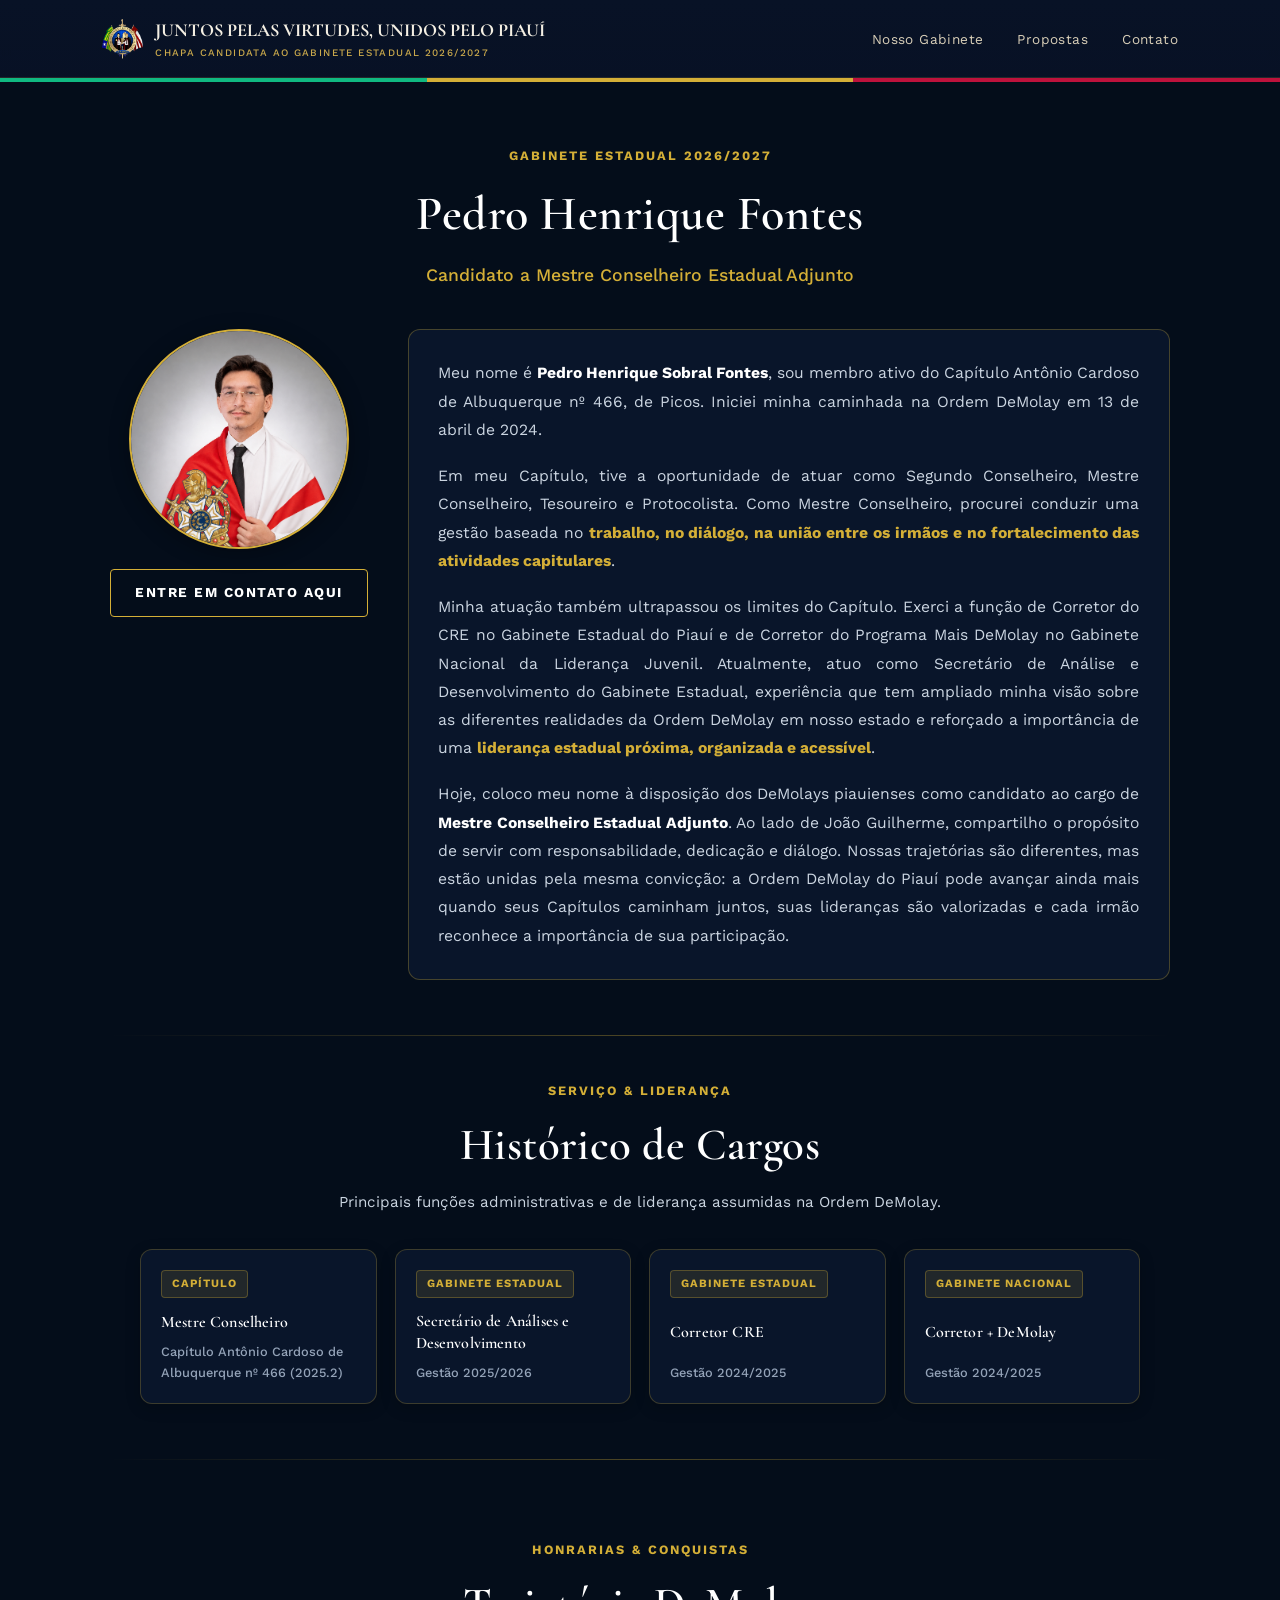
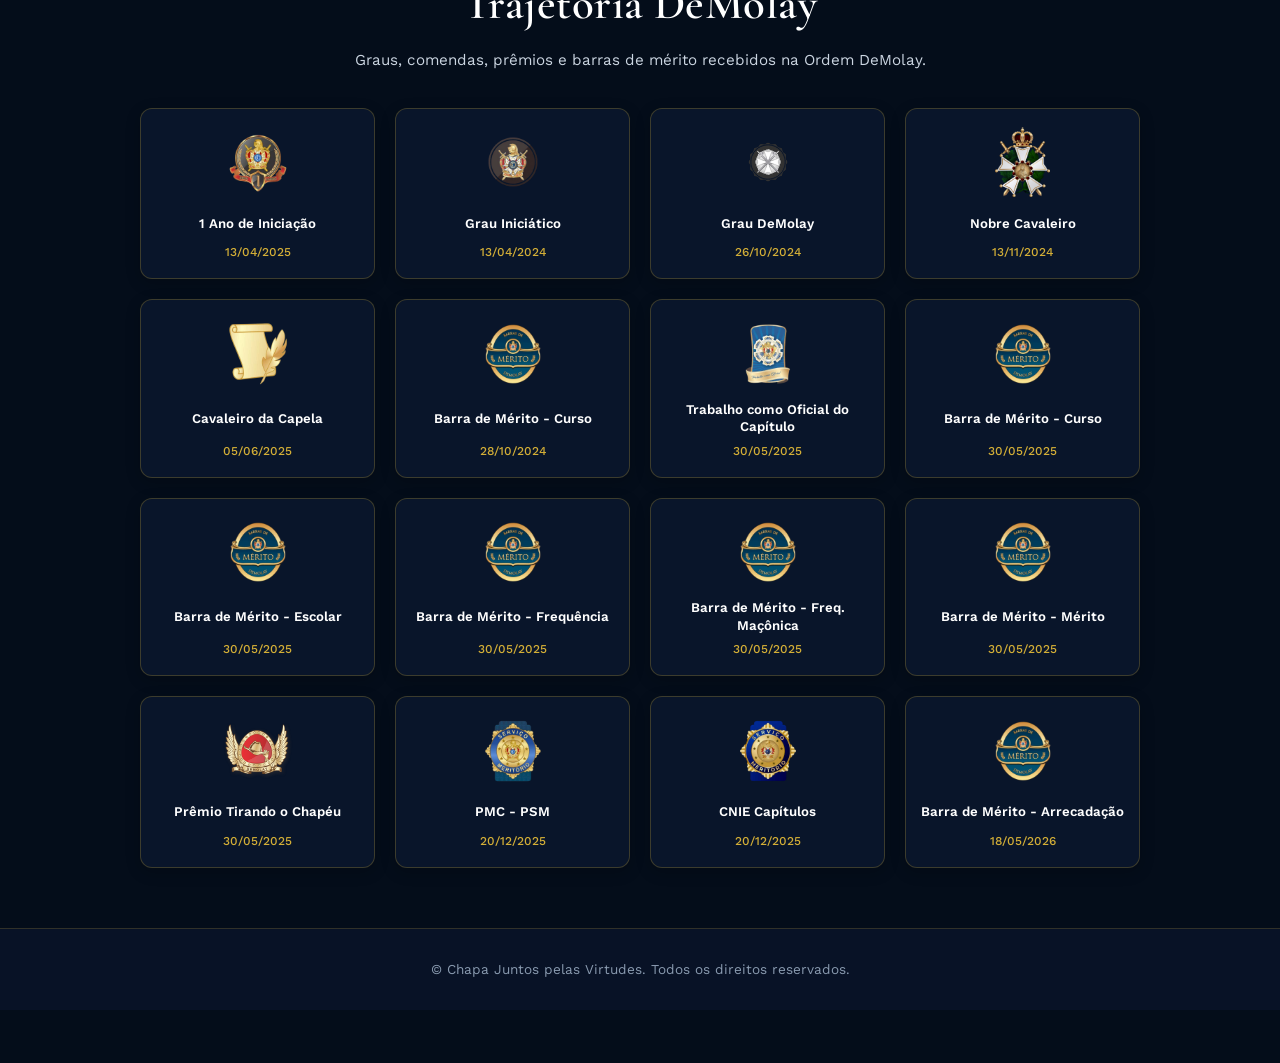
<file: pedromcea.html>
<!DOCTYPE html>
<html lang="pt-BR">
<head>
  <meta charset="UTF-8">
  <meta name="viewport" content="width=device-width, initial-scale=1.0">
  <title>Pedro Henrique Fontes | Candidato a Mestre Conselheiro Estadual Adjunto</title>

  <!-- Fontes do Google -->
  <link rel="preconnect" href="https://fonts.googleapis.com">
  <link rel="preconnect" href="https://fonts.gstatic.com" crossorigin>
  <link href="https://fonts.googleapis.com/css2?family=Cormorant+Garamond:ital,wght@0,600;0,700;1,600&family=Work+Sans:wght@400;500;600;700&display=swap" rel="stylesheet">

  <!-- Estilos CSS Principais -->
  <link rel="stylesheet" href="css/style.css">

  <style>
    .faixa-tricolor {
      width: 100%;
      height: 4px;
      background: linear-gradient(90deg, #10b981 0%, #10b981 33.33%, #d4af37 33.33%, #d4af37 66.66%, #be123c 66.66%, #be123c 100%);
      display: block;
    }

    .container-perfil {
      display: flex;
      gap: 40px;
      align-items: flex-start;
      flex-wrap: wrap;
      justify-content: center;
    }

    .coluna-foto-perfil {
      display: flex;
      flex-direction: column;
      align-items: center;
      gap: 20px;
      flex-shrink: 0;
    }

    .foto-perfil-container {
      width: 220px;
      height: 220px;
      min-width: 220px;
      min-height: 220px;
      aspect-ratio: 1 / 1;
      border-radius: 50%;
      border: 2px solid #d4af37;
      overflow: hidden;
      background: #09152a;
      box-shadow: 0 4px 20px rgba(0,0,0,0.3);
      flex-shrink: 0;
      cursor: pointer;
      transition: all 0.3s cubic-bezier(0.16, 1, 0.3, 1) !important;
    }

    .foto-perfil-container img {
      width: 100%;
      height: 100%;
      object-fit: cover;
      object-position: center top;
      display: block;
      transition: transform 0.3s ease !important;
    }

    .coluna-foto-perfil:hover .foto-perfil-container,
    .foto-perfil-container:hover {
      transform: translateY(-6px) scale(1.03) !important;
      border-color: #ffe066 !important;
      box-shadow: 0 12px 30px rgba(212, 175, 55, 0.45) !important;
    }

    .coluna-foto-perfil:hover .foto-perfil-container img {
      transform: scale(1.06);
    }

    .btn-contato-perfil {
      display: inline-block;
      padding: 12px 24px;
      border: 1.5px solid #d4af37;
      color: #ffffff;
      background: transparent;
      text-decoration: none;
      font-size: 0.85rem;
      font-weight: 700;
      letter-spacing: 1.5px;
      text-transform: uppercase;
      border-radius: 4px;
      transition: all 0.3s cubic-bezier(0.16, 1, 0.3, 1) !important;
      text-align: center;
      cursor: pointer;
    }

    .btn-contato-perfil:hover {
      transform: translateY(-4px) scale(1.03) !important;
      border-color: #ffe066 !important;
      box-shadow: 0 10px 25px rgba(212, 175, 55, 0.4) !important;
      background: rgba(212, 175, 55, 0.1);
    }

    .caixa-texto-perfil {
      flex: 1;
      min-width: 300px;
      background: #09152a;
      border: 1.5px solid rgba(212, 175, 55, 0.3);
      border-radius: 12px;
      padding: 36px;
      color: #cbd5e1;
      font-size: 0.98rem;
      line-height: 1.8;
      text-align: justify;
      cursor: pointer;
      transition: all 0.3s cubic-bezier(0.16, 1, 0.3, 1) !important;
    }

    .caixa-texto-perfil:hover {
      transform: translateY(-6px) !important;
      border-color: #ffe066 !important;
      box-shadow: 0 12px 30px rgba(212, 175, 55, 0.35) !important;
    }

    .caixa-texto-perfil p {
      margin-bottom: 18px;
    }

    .caixa-texto-perfil p:last-child {
      margin-bottom: 0;
    }

    .divisor-secao {
      border: none;
      height: 1px;
      background: linear-gradient(90deg, transparent, rgba(212, 175, 55, 0.35), transparent);
      margin: 55px 0 45px 0;
      width: 100%;
    }

    .secao-cargos {
      width: 100%;
    }

    .grid-cargos {
      display: grid;
      grid-template-columns: repeat(auto-fit, minmax(230px, 1fr));
      gap: 18px;
      max-width: 1000px;
      margin: 0 auto;
    }

    .card-cargo {
      background: #09152a;
      border: 1.5px solid rgba(212, 175, 55, 0.25);
      border-radius: 12px;
      padding: 20px;
      display: flex;
      flex-direction: column;
      justify-content: space-between;
      transition: all 0.3s cubic-bezier(0.16, 1, 0.3, 1) !important;
      box-shadow: 0 4px 15px rgba(0, 0, 0, 0.2);
      cursor: pointer;
    }

    .card-cargo:hover {
      transform: translateY(-6px) !important;
      border-color: #ffe066 !important;
      box-shadow: 0 12px 30px rgba(212, 175, 55, 0.35) !important;
    }

    .tag-nivel-cargo {
      display: inline-block;
      align-self: flex-start;
      font-size: 0.7rem;
      font-weight: 700;
      color: #d4af37;
      background: rgba(212, 175, 55, 0.12);
      border: 1px solid rgba(212, 175, 55, 0.3);
      padding: 4px 10px;
      border-radius: 4px;
      margin-bottom: 12px;
      letter-spacing: 1px;
      text-transform: uppercase;
    }

    .titulo-cargo {
      font-size: 1rem;
      font-weight: 600;
      color: #ffffff;
      line-height: 1.4;
      margin-bottom: 8px;
    }

    .periodo-cargo {
      font-size: 0.8rem;
      color: #94a3b8;
      font-weight: 500;
    }

    .secao-curriculo {
      width: 100%;
    }

    .cabecalho-secao-curriculo {
      text-align: center;
      margin-bottom: 35px;
    }

    .tag-secao {
      color: #d4af37;
      font-size: 0.8rem;
      font-weight: 700;
      letter-spacing: 2px;
      text-transform: uppercase;
      display: block;
      margin-bottom: 8px;
    }

    .titulo-secao {
      font-family: 'Cormorant Garamond', serif;
      font-size: 2.5rem;
      color: #ffffff;
      margin: 0 0 8px 0;
    }

    .descricao-secao {
      color: #cbd5e1;
      font-size: 0.95rem;
      margin: 0;
    }

    .grid-curriculo {
      display: grid;
      grid-template-columns: repeat(4, 1fr);
      gap: 20px;
      max-width: 1000px;
      margin: 0 auto;
    }

    .card-conquista {
      background: #09152a;
      border: 1.5px solid rgba(212, 175, 55, 0.25);
      border-radius: 12px;
      padding: 22px 12px 18px;
      text-align: center;
      display: flex;
      flex-direction: column;
      align-items: center;
      justify-content: space-between;
      min-height: 185px;
      transition: all 0.3s cubic-bezier(0.16, 1, 0.3, 1) !important;
      box-shadow: 0 4px 15px rgba(0, 0, 0, 0.2);
      cursor: pointer;
    }

    .card-conquista:hover {
      transform: translateY(-6px) !important;
      border-color: #ffe066 !important;
      box-shadow: 0 12px 30px rgba(212, 175, 55, 0.35) !important;
    }

    .card-conquista .icone-container {
      width: 70px;
      height: 70px;
      display: flex;
      align-items: center;
      justify-content: center;
      margin-bottom: 12px;
    }

    .card-conquista img {
      max-width: 100%;
      max-height: 100%;
      object-fit: contain;
      transition: transform 0.3s ease, filter 0.3s ease !important;
    }

    .card-conquista:hover img {
      transform: scale(1.1) !important;
      filter: drop-shadow(0 4px 12px rgba(212, 175, 55, 0.6)) !important;
    }

    .card-conquista .titulo-item {
      font-size: 0.83rem;
      font-weight: 600;
      color: #ffffff;
      margin-bottom: 6px;
      line-height: 1.3;
    }

    .card-conquista .data-item {
      font-size: 0.75rem;
      color: #d4af37;
      font-weight: 500;
    }

    @media (max-width: 850px) {
      .caixa-texto-perfil {
        padding: 24px;
        text-align: left;
      }
      .grid-curriculo {
        grid-template-columns: repeat(2, 1fr);
        gap: 15px;
      }
      .grid-cargos {
        grid-template-columns: repeat(1, 1fr);
      }
    }
  </style>
</head>
<body>

  <!-- CABEÇALHO -->
  <header class="cabecalho-principal">
    <div class="conteudo-navegacao">
      <a href="index.html" class="marca">
        <img src="assets/images/Material Gráfico/emblemasemfundo.png" alt="Emblema da Chapa" style="height: 40px; width: auto; object-fit: contain;">
        <div>
          JUNTOS PELAS VIRTUDES, UNIDOS PELO PIAUÍ
          <small>CHAPA CANDIDATA AO GABINETE ESTADUAL 2026/2027</small>
        </div>
      </a>

      <button id="botao-menu-mobile" aria-label="Abrir Menu">☰</button>

      <nav class="menu-principal">
        <ul>
          <li><a href="index.html#diretoria">Nosso Gabinete</a></li>
          <li><a href="index.html#propostas">Propostas</a></li>
          <li><a href="index.html#contato">Contato</a></li>
        </ul>
      </nav>
    </div>
  </header>

  <div class="faixa-tricolor"></div>

  <!-- CONTEÚDO PRINCIPAL -->
  <main style="padding: 60px 20px; max-width: 1100px; margin: 0 auto;">
    
    <div style="text-align: center; margin-bottom: 40px;">
      <span style="color: #d4af37; font-size: 0.8rem; font-weight: 700; letter-spacing: 2px; text-transform: uppercase;">
        GABINETE ESTADUAL 2026/2027
      </span>
      <h1 style="font-family: 'Cormorant Garamond', serif; font-size: 3rem; color: #ffffff; margin: 8px 0;">
        Pedro Henrique Fontes
      </h1>
      <p style="color: #d4af37; font-size: 1.1rem; font-weight: 500;">
        Candidato a Mestre Conselheiro Estadual Adjunto
      </p>
    </div>

    <!-- SEÇÃO DE PERFIL -->
    <div class="container-perfil">
      
      <div class="coluna-foto-perfil">
        <div class="foto-perfil-container">
          <img src="assets/images/MCEA-PH/pedro.png" alt="Pedro Henrique Fontes">
        </div>

        <a href="https://wa.me/558999297467?text=Ol%C3%A1%2C%20Pedro!%20Vim%20pelo%20site%20da%20Chapa%20e%20gostaria%20de%20conversar." 
           target="_blank" 
           rel="noopener noreferrer" 
           class="btn-contato-perfil">
          ENTRE EM CONTATO AQUI
        </a>
      </div>

      <div class="caixa-texto-perfil">
        <p>
          Meu nome é <strong style="color: #ffffff;">Pedro Henrique Sobral Fontes</strong>, sou membro ativo do Capítulo Antônio Cardoso de Albuquerque nº 466, de Picos. Iniciei minha caminhada na Ordem DeMolay em 13 de abril de 2024.
        </p>
        <p>
          Em meu Capítulo, tive a oportunidade de atuar como Segundo Conselheiro, Mestre Conselheiro, Tesoureiro e Protocolista. Como Mestre Conselheiro, procurei conduzir uma gestão baseada no <strong style="color: #d4af37;">trabalho, no diálogo, na união entre os irmãos e no fortalecimento das atividades capitulares</strong>.
        </p>
        <p>
          Minha atuação também ultrapassou os limites do Capítulo. Exerci a função de Corretor do CRE no Gabinete Estadual do Piauí e de Corretor do Programa Mais DeMolay no Gabinete Nacional da Liderança Juvenil. Atualmente, atuo como Secretário de Análise e Desenvolvimento do Gabinete Estadual, experiência que tem ampliado minha visão sobre as diferentes realidades da Ordem DeMolay em nosso estado e reforçado a importância de uma <strong style="color: #d4af37;">liderança estadual próxima, organizada e acessível</strong>.
        </p>
        <p>
          Hoje, coloco meu nome à disposição dos DeMolays piauienses como candidato ao cargo de <strong style="color: #ffffff;">Mestre Conselheiro Estadual Adjunto</strong>. Ao lado de João Guilherme, compartilho o propósito de servir com responsabilidade, dedicação e diálogo. Nossas trajetórias são diferentes, mas estão unidas pela mesma convicção: a Ordem DeMolay do Piauí pode avançar ainda mais quando seus Capítulos caminham juntos, suas lideranças são valorizadas e cada irmão reconhece a importância de sua participação.
        </p>
      </div>

    </div>

    <hr class="divisor-secao">

    <!-- HISTÓRICO DE CARGOS -->
    <section class="secao-cargos">
      <div class="cabecalho-secao-curriculo">
        <span class="tag-secao">SERVIÇO & LIDERANÇA</span>
        <h2 class="titulo-secao">Histórico de Cargos</h2>
        <p class="descricao-secao">Principais funções administrativas e de liderança assumidas na Ordem DeMolay.</p>
      </div>

      <div class="grid-cargos">
        <div class="card-cargo">
          <span class="tag-nivel-cargo">Capítulo</span>
          <h3 class="titulo-cargo">Mestre Conselheiro</h3>
          <span class="periodo-cargo">Capítulo Antônio Cardoso de Albuquerque nº 466 (2025.2)</span>
        </div>

        <div class="card-cargo">
          <span class="tag-nivel-cargo">Gabinete Estadual</span>
          <h3 class="titulo-cargo">Secretário de Análises e Desenvolvimento</h3>
          <span class="periodo-cargo">Gestão 2025/2026</span>
        </div>

        <div class="card-cargo">
          <span class="tag-nivel-cargo">Gabinete Estadual</span>
          <h3 class="titulo-cargo">Corretor CRE</h3>
          <span class="periodo-cargo">Gestão 2024/2025</span>
        </div>

        <div class="card-cargo">
          <span class="tag-nivel-cargo">Gabinete Nacional</span>
          <h3 class="titulo-cargo">Corretor + DeMolay</h3>
          <span class="periodo-cargo">Gestão 2024/2025</span>
        </div>
      </div>
    </section>

    <hr class="divisor-secao">

    <!-- TRAJETÓRIA E CONQUISTAS -->
    <section class="secao-curriculo">
      <div class="cabecalho-secao-curriculo">
        <span class="tag-secao">HONRARIAS & CONQUISTAS</span>
        <h2 class="titulo-secao">Trajetória DeMolay</h2>
        <p class="descricao-secao">Graus, comendas, prêmios e barras de mérito recebidos na Ordem DeMolay.</p>
      </div>

      <div class="grid-curriculo">
        <div class="card-conquista">
          <div class="icone-container">
            <img src="assets/images/Material Gráfico/1_ano_iniciacao.png" alt="1 Ano de Iniciação">
          </div>
          <span class="titulo-item">1 Ano de Iniciação</span>
          <span class="data-item">13/04/2025</span>
        </div>

        <div class="card-conquista">
          <div class="icone-container">
            <img src="assets/images/Material Gráfico/iniciatico.png" alt="Grau Iniciático">
          </div>
          <span class="titulo-item">Grau Iniciático</span>
          <span class="data-item">13/04/2024</span>
        </div>

        <div class="card-conquista">
          <div class="icone-container">
            <img src="assets/images/Material Gráfico/demolay.png" alt="Grau DeMolay">
          </div>
          <span class="titulo-item">Grau DeMolay</span>
          <span class="data-item">26/10/2024</span>
        </div>

        <div class="card-conquista">
          <div class="icone-container">
            <img src="assets/images/Material Gráfico/cavaleiro.png" alt="Nobre Cavaleiro">
          </div>
          <span class="titulo-item">Nobre Cavaleiro</span>
          <span class="data-item">13/11/2024</span>
        </div>

        <div class="card-conquista">
          <div class="icone-container">
            <img src="assets/images/Material Gráfico/capela.png" alt="Cavaleiro da Capela">
          </div>
          <span class="titulo-item">Cavaleiro da Capela</span>
          <span class="data-item">05/06/2025</span>
        </div>

        <div class="card-conquista">
          <div class="icone-container">
            <img src="assets/images/Material Gráfico/barra.png" alt="Barra de Mérito - Curso">
          </div>
          <span class="titulo-item">Barra de Mérito - Curso</span>
          <span class="data-item">28/10/2024</span>
        </div>

        <div class="card-conquista">
          <div class="icone-container">
            <img src="assets/images/Material Gráfico/traoficial.png" alt="Trabalho como Oficial do Capítulo">
          </div>
          <span class="titulo-item">Trabalho como Oficial do Capítulo</span>
          <span class="data-item">30/05/2025</span>
        </div>

        <div class="card-conquista">
          <div class="icone-container">
            <img src="assets/images/Material Gráfico/barra.png" alt="Barra de Mérito - Curso">
          </div>
          <span class="titulo-item">Barra de Mérito - Curso</span>
          <span class="data-item">30/05/2025</span>
        </div>

        <div class="card-conquista">
          <div class="icone-container">
            <img src="assets/images/Material Gráfico/barra.png" alt="Barra de Mérito - Escolar">
          </div>
          <span class="titulo-item">Barra de Mérito - Escolar</span>
          <span class="data-item">30/05/2025</span>
        </div>

        <div class="card-conquista">
          <div class="icone-container">
            <img src="assets/images/Material Gráfico/barra.png" alt="Barra de Mérito - Frequência">
          </div>
          <span class="titulo-item">Barra de Mérito - Frequência</span>
          <span class="data-item">30/05/2025</span>
        </div>

        <div class="card-conquista">
          <div class="icone-container">
            <img src="assets/images/Material Gráfico/barra.png" alt="Barra de Mérito - Frequência Maçônica">
          </div>
          <span class="titulo-item">Barra de Mérito - Freq. Maçônica</span>
          <span class="data-item">30/05/2025</span>
        </div>

        <div class="card-conquista">
          <div class="icone-container">
            <img src="assets/images/Material Gráfico/barra.png" alt="Barra de Mérito - Mérito">
          </div>
          <span class="titulo-item">Barra de Mérito - Mérito</span>
          <span class="data-item">30/05/2025</span>
        </div>

        <div class="card-conquista">
          <div class="icone-container">
            <img src="assets/images/Material Gráfico/chapeu.png" alt="Prêmio Tirando o Chapéu">
          </div>
          <span class="titulo-item">Prêmio Tirando o Chapéu</span>
          <span class="data-item">30/05/2025</span>
        </div>

        <div class="card-conquista">
          <div class="icone-container">
            <img src="assets/images/Material Gráfico/porservico.png" alt="PMC - PSM">
          </div>
          <span class="titulo-item">PMC - PSM</span>
          <span class="data-item">20/12/2025</span>
        </div>

        <div class="card-conquista">
          <div class="icone-container">
            <img src="assets/images/Material Gráfico/cnie.png" alt="CNIE Capítulos">
          </div>
          <span class="titulo-item">CNIE Capítulos</span>
          <span class="data-item">20/12/2025</span>
        </div>

        <div class="card-conquista">
          <div class="icone-container">
            <img src="assets/images/Material Gráfico/barra.png" alt="Barra de Mérito - Arrecadação">
          </div>
          <span class="titulo-item">Barra de Mérito - Arrecadação</span>
          <span class="data-item">18/05/2026</span>
        </div>
      </div>
    </section>

  </main>

  <!-- RODAPÉ -->
  <footer class="rodape-principal" style="text-align: center; padding: 30px 20px; border-top: 1px solid rgba(212, 175, 55, 0.2);">
    <div class="caixa">
      <p style="color: #8a9bb0; font-size: 0.85rem; margin: 0;">
        &copy; Chapa Juntos pelas Virtudes. Todos os direitos reservados.
      </p>
    </div>
  </footer>

  <script src="js/main.js"></script>

</body>
</html>
</file>
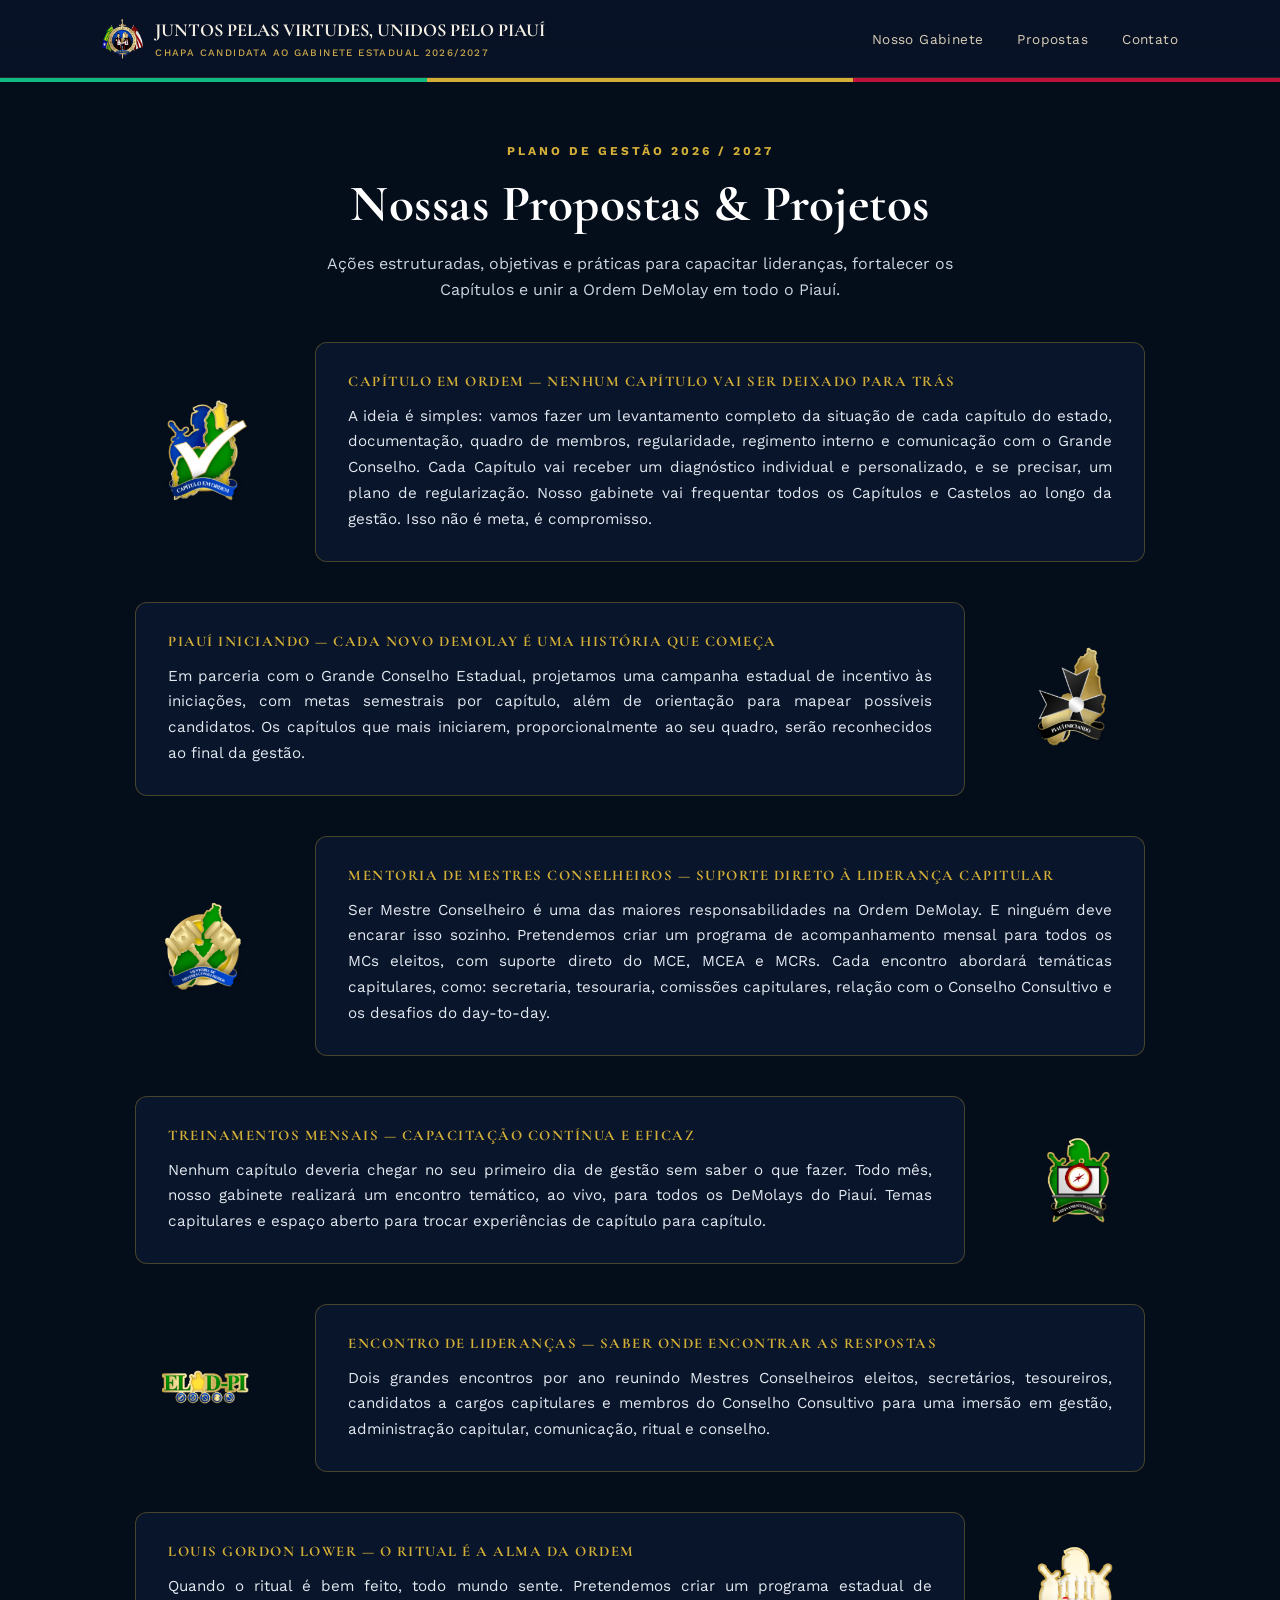
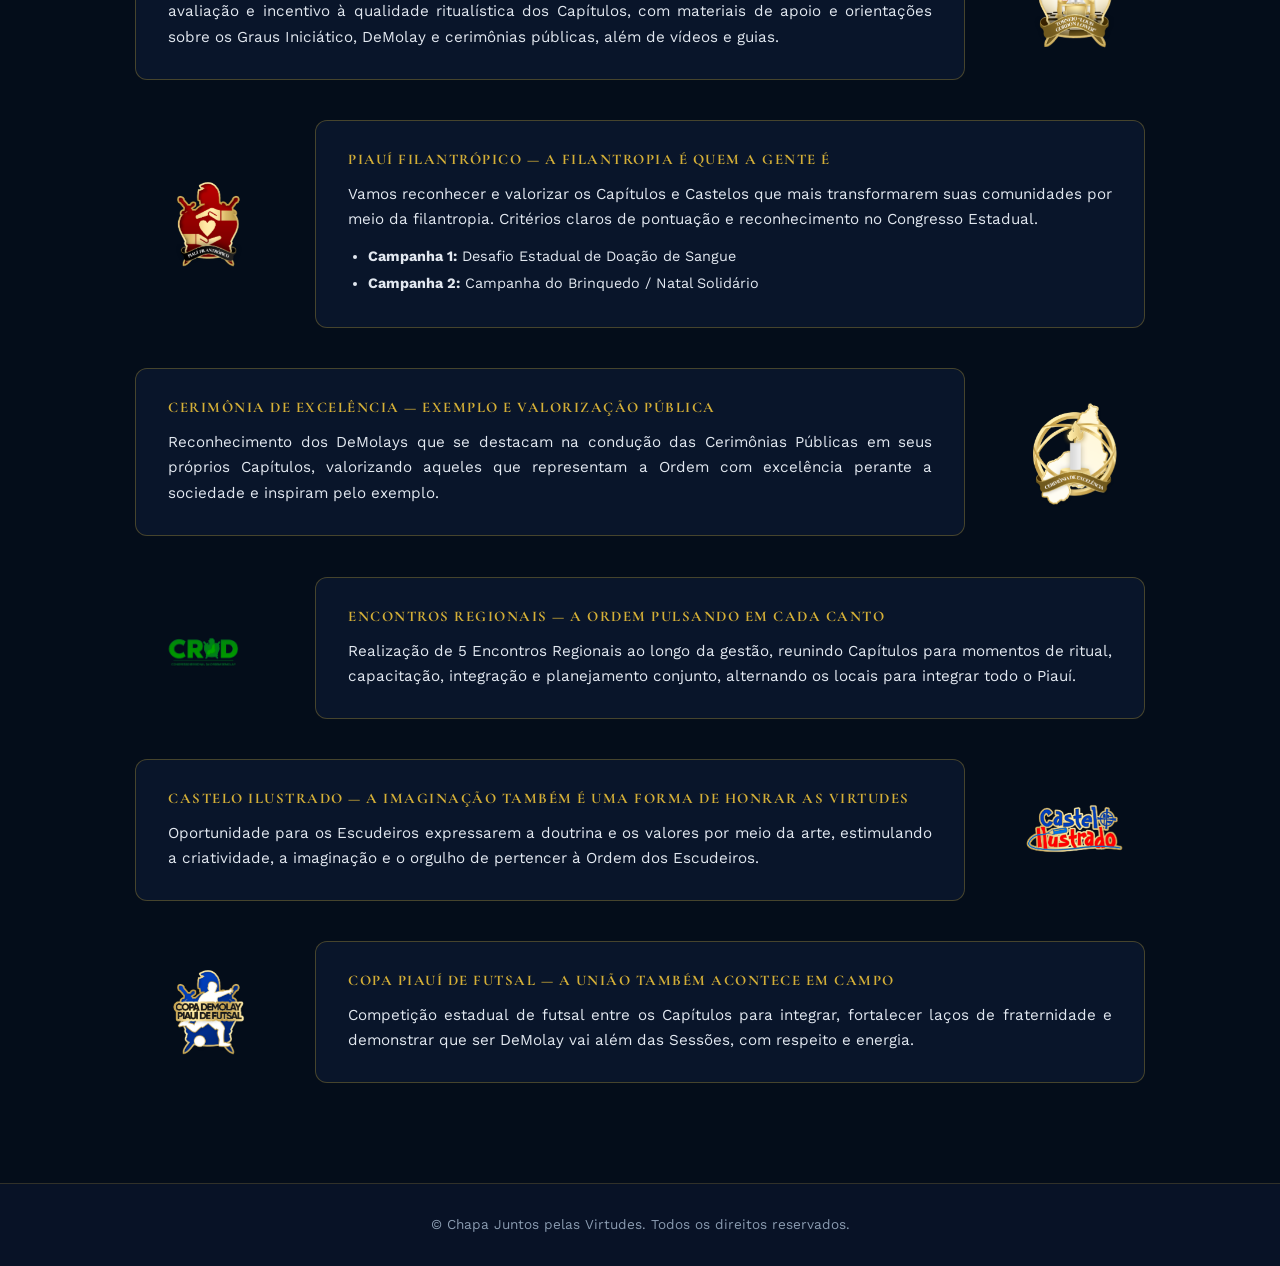
<file: projetos.html>
<!DOCTYPE html>
<html lang="pt-BR">
<head>
  <meta charset="UTF-8">
  <meta name="viewport" content="width=device-width, initial-scale=1.0">
  <title>Propostas & Projetos | Juntos pelas Virtudes, Unidos pelo Piauí</title>

  <!-- Fontes do Google -->
  <link rel="preconnect" href="https://fonts.googleapis.com">
  <link rel="preconnect" href="https://fonts.gstatic.com" crossorigin>
  <link href="https://fonts.googleapis.com/css2?family=Cormorant+Garamond:wght@600;700&family=Work+Sans:wght@400;500;600;700&display=swap" rel="stylesheet">

  <!-- Estilos CSS Principais -->
  <link rel="stylesheet" href="css/style.css">

  <style>
    .faixa-tricolor {
      width: 100%;
      height: 4px;
      background: linear-gradient(90deg, #10b981 0%, #10b981 33.33%, #d4af37 33.33%, #d4af37 66.66%, #be123c 66.66%, #be123c 100%);
      display: block;
    }

    .cabecalho-projetos {
      text-align: center;
      padding: 60px 20px 40px 20px;
    }

    .subtitulo-tag {
      color: #d4af37;
      text-transform: uppercase;
      letter-spacing: 3px;
      font-size: 0.75rem;
      font-weight: 700;
      display: block;
      margin-bottom: 12px;
    }

    .titulo-principal {
      font-family: 'Cormorant Garamond', serif;
      font-size: 3.2rem;
      color: #ffffff;
      margin-bottom: 16px;
      font-weight: 700;
    }

    .descricao-principal {
      color: #cbd5e1;
      font-size: 1rem;
      max-width: 650px;
      margin: 0 auto;
    }

    .container-projetos {
      max-width: 1050px;
      margin: 0 auto 100px auto;
      padding: 0 20px;
      display: flex;
      flex-direction: column;
      gap: 40px;
    }

    .linha-projeto {
      display: flex;
      align-items: center;
      justify-content: space-between;
      gap: 40px;
    }

    .linha-projeto.invertida {
      flex-direction: row-reverse;
    }

    .bloco-emblema {
      flex: 0 0 140px;
      min-height: 110px;
      display: flex;
      justify-content: center;
      align-items: center;
    }

    .bloco-emblema img {
      width: 110px;
      height: 110px;
      object-fit: contain;
      display: block;
      cursor: pointer;
      transition: transform 0.3s ease, filter 0.3s ease;
    }

    .bloco-emblema img:hover {
      transform: translateY(-6px) scale(1.05);
      filter: drop-shadow(0 10px 20px rgba(212, 175, 55, 0.6));
    }

    .bloco-conteudo {
      flex: 1;
      background: #09152a;
      border: 1.5px solid rgba(212, 175, 55, 0.3);
      border-radius: 12px;
      padding: 28px 32px;
      cursor: pointer;
      transition: transform 0.3s ease, border-color 0.3s ease, box-shadow 0.3s ease;
    }

    .bloco-conteudo:hover {
      transform: translateY(-6px);
      border-color: #ffe066;
      box-shadow: 0 12px 30px rgba(212, 175, 55, 0.35);
    }

    .titulo-projeto-amarelo {
      color: #d4af37;
      font-size: 0.92rem;
      letter-spacing: 1.5px;
      text-transform: uppercase;
      font-weight: 700;
      margin-bottom: 12px;
      line-height: 1.4;
    }

    .texto-projeto {
      color: #e2e8f0;
      font-size: 0.95rem;
      line-height: 1.7;
      margin: 0;
      text-align: justify;
    }

    .lista-campanhas {
      margin-top: 12px;
      padding-left: 20px;
      color: #e2e8f0;
      font-size: 0.9rem;
    }

    .lista-campanhas li {
      margin-bottom: 4px;
    }

    @media (max-width: 768px) {
      .linha-projeto, 
      .linha-projeto.invertida {
        flex-direction: column;
      }
      .bloco-emblema {
        flex: auto;
      }
      .titulo-principal {
        font-size: 2.2rem;
      }
      .bloco-conteudo {
        padding: 22px;
      }
    }
  </style>
</head>
<body>

  <!-- CABEÇALHO -->
  <header class="cabecalho-principal">
    <div class="conteudo-navegacao">
      <a href="index.html" class="marca">
        <img src="assets/images/Material Gráfico/emblemasemfundo.png" alt="Emblema da Chapa" style="height: 40px; width: auto; object-fit: contain;">
        <div>
          JUNTOS PELAS VIRTUDES, UNIDOS PELO PIAUÍ
          <small>CHAPA CANDIDATA AO GABINETE ESTADUAL 2026/2027</small>
        </div>
      </a>

      <button id="botao-menu-mobile" aria-label="Abrir Menu">☰</button>

      <nav class="menu-principal">
        <ul>
          <li><a href="index.html#diretoria">Nosso Gabinete</a></li>
          <li><a href="index.html#propostas">Propostas</a></li>
          <li><a href="index.html#contato">Contato</a></li>
        </ul>
      </nav>
    </div>
  </header>

  <div class="faixa-tricolor"></div>

  <!-- TÍTULO DA PÁGINA -->
  <section class="cabecalho-projetos">
    <span class="subtitulo-tag">PLANO DE GESTÃO 2026 / 2027</span>
    <h1 class="titulo-principal">Nossas Propostas & Projetos</h1>
    <p class="descricao-principal">
      Ações estruturadas, objetivas e práticas para capacitar lideranças, fortalecer os Capítulos e unir a Ordem DeMolay em todo o Piauí.
    </p>
  </section>

<!-- CONTAINER DE PROPOSTAS -->
  <main class="container-projetos">

    <article class="linha-projeto">
      <div class="bloco-emblema">
        <img src="assets/images/Material Gráfico/capordem.png" alt="Emblema DeMolay">
      </div>
      <div class="bloco-conteudo">
        <h2 class="titulo-projeto-amarelo">CAPÍTULO EM ORDEM — NENHUM CAPÍTULO VAI SER DEIXADO PARA TRÁS</h2>
        <p class="texto-projeto">
          A ideia é simples: vamos fazer um levantamento completo da situação de cada capítulo do estado, documentação, quadro de membros, regularidade, regimento interno e comunicação com o Grande Conselho. Cada Capítulo vai receber um diagnóstico individual e personalizado, e se precisar, um plano de regularização. Nosso gabinete vai frequentar todos os Capítulos e Castelos ao longo da gestão. Isso não é meta, é compromisso.
        </p>
      </div>
    </article>

    <article class="linha-projeto invertida">
      <div class="bloco-emblema">
        <img src="assets/images/Material Gráfico/iniciandopi.png" alt="Emblema DeMolay">
      </div>
      <div class="bloco-conteudo">
        <h2 class="titulo-projeto-amarelo">PIAUÍ INICIANDO — CADA NOVO DEMOLAY É UMA HISTÓRIA QUE COMEÇA</h2>
        <p class="texto-projeto">
          Em parceria com o Grande Conselho Estadual, projetamos uma campanha estadual de incentivo às iniciações, com metas semestrais por capítulo, além de orientação para mapear possíveis candidatos. Os capítulos que mais iniciarem, proporcionalmente ao seu quadro, serão reconhecidos ao final da gestão.
        </p>
      </div>
    </article>

    <article class="linha-projeto">
      <div class="bloco-emblema">
        <img src="assets/images/Material Gráfico/mentoria.png" alt="Emblema DeMolay">
      </div>
      <div class="bloco-conteudo">
        <h2 class="titulo-projeto-amarelo">MENTORIA DE MESTRES CONSELHEIROS — SUPORTE DIRETO À LIDERANÇA CAPITULAR</h2>
        <p class="texto-projeto">
          Ser Mestre Conselheiro é uma das maiores responsabilidades na Ordem DeMolay. E ninguém deve encarar isso sozinho. Pretendemos criar um programa de acompanhamento mensal para todos os MCs eleitos, com suporte direto do MCE, MCEA e MCRs. Cada encontro abordará temáticas capitulares, como: secretaria, tesouraria, comissões capitulares, relação com o Conselho Consultivo e os desafios do day-to-day.
        </p>
      </div>
    </article>

    <article class="linha-projeto invertida">
      <div class="bloco-emblema">
        <img src="assets/images/Material Gráfico/treinamento.png" alt="Emblema DeMolay">
      </div>
      <div class="bloco-conteudo">
        <h2 class="titulo-projeto-amarelo">TREINAMENTOS MENSAIS — CAPACITAÇÃO CONTÍNUA E EFICAZ</h2>
        <p class="texto-projeto">
          Nenhum capítulo deveria chegar no seu primeiro dia de gestão sem saber o que fazer. Todo mês, nosso gabinete realizará um encontro temático, ao vivo, para todos os DeMolays do Piauí. Temas capitulares e espaço aberto para trocar experiências de capítulo para capítulo.
        </p>
      </div>
    </article>

    <article class="linha-projeto">
      <div class="bloco-emblema">
        <img src="assets/images/Material Gráfico/elod.png" alt="Emblema DeMolay">
      </div>
      <div class="bloco-conteudo">
        <h2 class="titulo-projeto-amarelo">ENCONTRO DE LIDERANÇAS — SABER ONDE ENCONTRAR AS RESPOSTAS</h2>
        <p class="texto-projeto">
          Dois grandes encontros por ano reunindo Mestres Conselheiros eleitos, secretários, tesoureiros, candidatos a cargos capitulares e membros do Conselho Consultivo para uma imersão em gestão, administração capitular, comunicação, ritual e conselho.
        </p>
      </div>
    </article>

    <article class="linha-projeto invertida">
      <div class="bloco-emblema">
        <img src="assets/images/Material Gráfico/louis.png" alt="Emblema DeMolay">
      </div>
      <div class="bloco-conteudo">
        <h2 class="titulo-projeto-amarelo">LOUIS GORDON LOWER — O RITUAL É A ALMA DA ORDEM</h2>
        <p class="texto-projeto">
          Quando o ritual é bem feito, todo mundo sente. Pretendemos criar um programa estadual de avaliação e incentivo à qualidade ritualística dos Capítulos, com materiais de apoio e orientações sobre os Graus Iniciático, DeMolay e cerimônias públicas, além de vídeos e guias.
        </p>
      </div>
    </article>

    <article class="linha-projeto">
      <div class="bloco-emblema">
        <img src="assets/images/Material Gráfico/piauifilan.png" alt="Emblema DeMolay">
      </div>
      <div class="bloco-conteudo">
        <h2 class="titulo-projeto-amarelo">PIAUÍ FILANTRÓPICO — A FILANTROPIA É QUEM A GENTE É</h2>
        <p class="texto-projeto">
          Vamos reconhecer e valorizar os Capítulos e Castelos que mais transformarem suas comunidades por meio da filantropia. Critérios claros de pontuação e reconhecimento no Congresso Estadual.
        </p>
        <ul class="lista-campanhas">
          <li><strong>Campanha 1:</strong> Desafio Estadual de Doação de Sangue</li>
          <li><strong>Campanha 2:</strong> Campanha do Brinquedo / Natal Solidário</li>
        </ul>
      </div>
    </article>

    <article class="linha-projeto invertida">
      <div class="bloco-emblema">
        <img src="assets/images/Material Gráfico/cerimonia.png" alt="Emblema DeMolay">
      </div>
      <div class="bloco-conteudo">
        <h2 class="titulo-projeto-amarelo">CERIMÔNIA DE EXCELÊNCIA — EXEMPLO E VALORIZAÇÃO PÚBLICA</h2>
        <p class="texto-projeto">
          Reconhecimento dos DeMolays que se destacam na condução das Cerimônias Públicas em seus próprios Capítulos, valorizando aqueles que representam a Ordem com excelência perante a sociedade e inspiram pelo exemplo.
        </p>
      </div>
    </article>

    <article class="linha-projeto">
      <div class="bloco-emblema">
        <img src="assets/images/Material Gráfico/crod.png" alt="Emblema DeMolay">
      </div>
      <div class="bloco-conteudo">
        <h2 class="titulo-projeto-amarelo">ENCONTROS REGIONAIS — A ORDEM PULSANDO EM CADA CANTO</h2>
        <p class="texto-projeto">
          Realização de 5 Encontros Regionais ao longo da gestão, reunindo Capítulos para momentos de ritual, capacitação, integração e planejamento conjunto, alternando os locais para integrar todo o Piauí.
        </p>
      </div>
    </article>

    <article class="linha-projeto invertida">
      <div class="bloco-emblema">
        <img src="assets/images/Material Gráfico/castelo.png" alt="Emblema DeMolay">
      </div>
      <div class="bloco-conteudo">
        <h2 class="titulo-projeto-amarelo">CASTELO ILUSTRADO — A IMAGINAÇÃO TAMBÉM É UMA FORMA DE HONRAR AS VIRTUDES</h2>
        <p class="texto-projeto">
          Oportunidade para os Escudeiros expressarem a doutrina e os valores por meio da arte, estimulando a criatividade, a imaginação e o orgulho de pertencer à Ordem dos Escudeiros.
        </p>
      </div>
    </article>

    <article class="linha-projeto">
      <div class="bloco-emblema">
        <img src="assets/images/Material Gráfico/copa.png" alt="Emblema DeMolay">
      </div>
      <div class="bloco-conteudo">
        <h2 class="titulo-projeto-amarelo">COPA PIAUÍ DE FUTSAL — A UNIÃO TAMBÉM ACONTECE EM CAMPO</h2>
        <p class="texto-projeto">
          Competição estadual de futsal entre os Capítulos para integrar, fortalecer laços de fraternidade e demonstrar que ser DeMolay vai além das Sessões, com respeito e energia.
        </p>
      </div>
    </article>

  </main>
  </main>

  <!-- RODAPÉ -->
  <footer class="rodape-principal" style="text-align: center; padding: 30px 20px; border-top: 1px solid rgba(212, 175, 55, 0.2);">
    <div class="caixa">
      <p style="color: #8a9bb0; font-size: 0.85rem; margin: 0;">
        &copy; Chapa Juntos pelas Virtudes. Todos os direitos reservados.
      </p>
    </div>
  </footer>

  <script src="js/main.js"></script>

</body>
</html>
</file>
<file: css/style.css>
/* ==========================================================================
   1. VARIÁVEIS E RESET GLOBAL
   ========================================================================== */
:root {
  --azul-noite:        #081226;
  --azul-marinho:      #0E1E3F;
  --azul-suave:        #16295199;
  --dourado:           #C9A84C;
  --dourado-vivo:      #E7C873;
  --verde:             #1C7A3E;
  --vermelho:          #8B1E2F;
  --pergaminho:        #F4EFE3;
  --pergaminho-suave:  #D9CFB8;
  --tinta:             #1B1A17;

  --fonte-destaque:    'Cormorant Garamond', 'Times New Roman', serif;
  --fonte-texto:       'Work Sans', system-ui, sans-serif;

  --borda-raio:        8px;
  --largura-maxima:    1140px;
}

* { 
  box-sizing: border-box; 
  margin: 0; 
  padding: 0; 
}

html { 
  scroll-behavior: smooth; 
  scroll-padding-top: 85px;
  overflow-x: clip;
}

body {
  background: var(--azul-noite);
  background-color: #040d1a;
  color: var(--pergaminho);
  font-family: var(--fonte-texto);
  line-height: 1.6;
  max-width: 100vw;
  overflow-x: clip;
  -webkit-font-smoothing: antialiased;
}

img { 
  max-width: 100%; 
  height: auto;
  display: block; 
}

a { 
  color: inherit; 
  text-decoration: none; 
}

.caixa {
  max-width: var(--largura-maxima);
  margin: 0 auto;
  padding: 0 32px;
}

h1, h2, h3, h4 {
  font-family: var(--fonte-destaque);
  font-weight: 600;
  letter-spacing: 0.01em;
}

.chapeu {
  font-family: var(--fonte-texto);
  font-size: 0.72rem;
  letter-spacing: 0.22em;
  text-transform: uppercase;
  color: var(--dourado);
  display: inline-block;
  margin-bottom: 14px;
}

.titulo-principal {
  font-family: 'Cormorant Garamond', serif;
  font-size: clamp(2.1rem, 5vw, 3.2rem) !important;
  line-height: 1.2;
}

.titulo-secao {
  font-family: 'Cormorant Garamond', serif;
  font-size: clamp(1.8rem, 4vw, 2.8rem) !important;
  color: #ffffff;
  margin: 0 0 10px 0;
}

.descricao-secao {
  color: #cbd5e1;
  font-size: 0.95rem;
  margin: 0;
}

.tag-secao {
  color: #d4af37;
  font-size: 0.8rem;
  font-weight: 700;
  letter-spacing: 2px;
  text-transform: uppercase;
  display: block;
  margin-bottom: 8px;
}

.texto-projeto, .bio-membro {
  font-size: clamp(0.9rem, 1.5vw, 1rem);
  text-align: justify;
}

a:focus-visible, button:focus-visible, input:focus-visible, textarea:focus-visible {
  outline: 2px solid var(--dourado-vivo);
  outline-offset: 3px;
}

@media (prefers-reduced-motion: reduce) {
  * { 
    animation: none !important; 
    transition: none !important; 
    scroll-behavior: auto !important; 
  }
}

/* ==========================================================================
   2. ELEMENTOS DECORATIVOS E DIVISORES
   ========================================================================== */
.faixa-tricolor {
  width: 100%;
  height: 4px;
  background: linear-gradient(90deg, #10b981 0%, #10b981 33.33%, #d4af37 33.33%, #d4af37 66.66%, #be123c 66.66%, #be123c 100%);
  display: block;
}

.divisor-brasao {
  display: flex;
  align-items: center;
  justify-content: center;
  gap: 18px;
  padding: 46px 0;
}

.divisor-brasao::before,
.divisor-brasao::after {
  content: "";
  height: 1px;
  flex: 1;
  max-width: 220px;
  background: linear-gradient(90deg, transparent, var(--dourado), transparent);
  opacity: 0.6;
}

.divisor-brasao svg { 
  width: 28px; 
  height: 28px; 
  flex-shrink: 0; 
}

.divisor-secao {
  width: 100%;
  height: 1px;
  background: linear-gradient(90deg, transparent, rgba(212, 175, 55, 0.35), transparent);
  margin: 55px 0 45px 0;
  border: none;
}

.divisor { 
  border: 0; 
  height: 1px; 
  background: rgba(201, 168, 76, 0.2); 
  margin: 12px 0; 
}

/* ==========================================================================
   3. BOTÕES E COMPONENTES INTERATIVOS
   ========================================================================== */
.btn, .btn-destaque, .btn-suave, .btn-perfil {
  min-height: 44px;
  display: inline-flex;
  align-items: center;
  justify-content: center;
  padding: 12px 24px;
  border-radius: 6px;
  text-decoration: none;
  font-weight: 600;
  font-size: 0.85rem;
  letter-spacing: 0.05em;
  text-transform: uppercase;
  border: 1px solid var(--dourado);
  transition: transform 0.3s cubic-bezier(0.16, 1, 0.3, 1), 
              box-shadow 0.3s cubic-bezier(0.16, 1, 0.3, 1), 
              background-color 0.3s ease, 
              border-color 0.3s ease !important;
  will-change: transform, box-shadow;
  cursor: pointer;
}

.btn-destaque {
  background: var(--dourado);
  color: var(--azul-noite);
  font-weight: 600;
}

.btn-suave { 
  color: var(--dourado); 
}

.btn-contato-perfil {
  display: inline-block;
  padding: 12px 24px;
  border: 1.5px solid #d4af37;
  color: #ffffff;
  background: transparent;
  text-decoration: none;
  font-size: 0.85rem;
  font-weight: 700;
  letter-spacing: 1.5px;
  text-transform: uppercase;
  border-radius: 4px;
  transition: all 0.3s cubic-bezier(0.16, 1, 0.3, 1) !important;
  text-align: center;
  cursor: pointer;
}

#botao-menu-mobile {
  display: none;
  background: none;
  border: 1px solid var(--dourado);
  color: var(--dourado);
  width: 40px; 
  height: 40px;
  font-size: 1.1rem;
  cursor: pointer;
  border-radius: 4px;
  transition: transform 0.3s ease, border-color 0.3s ease;
}

/* ==========================================================================
   4. CABEÇALHO E NAVEGAÇÃO
   ========================================================================== */
header.cabecalho-principal {
  position: sticky;
  top: 0;
  z-index: 50;
  background: linear-gradient(180deg, var(--azul-noite) 0%, rgba(8, 18, 38, 0.95) 100%);
  border-bottom: 1px solid rgba(201, 168, 76, 0.15);
  backdrop-filter: blur(6px);
}

.conteudo-navegacao {
  display: flex;
  align-items: center;
  justify-content: space-between;
  padding: 16px 32px;
  max-width: var(--largura-maxima);
  margin: 0 auto;
}

.marca {
  display: flex;
  align-items: center;
  gap: 12px;
  font-family: var(--fonte-destaque);
  font-size: 1.15rem;
  font-weight: 700;
  color: var(--pergaminho);
}

.marca .icone-marca { 
  width: 34px; 
  height: 34px; 
}

.marca small {
  display: block;
  font-family: var(--fonte-texto);
  font-size: 0.62rem;
  letter-spacing: 0.14em;
  color: var(--dourado);
  text-transform: uppercase;
  font-weight: 500;
}

nav.menu-principal ul {
  list-style: none;
  display: flex;
  gap: 34px;
}

nav.menu-principal a {
  font-size: 0.85rem;
  letter-spacing: 0.03em;
  color: var(--pergaminho-suave);
  position: relative;
  padding: 6px 0;
}

nav.menu-principal a:hover { 
  color: var(--dourado-vivo); 
}

nav.menu-principal a::after {
  content: "";
  position: absolute;
  left: 0; right: 0; bottom: 0;
  height: 1px;
  background: var(--dourado);
  transform: scaleX(0);
  transform-origin: left;
  transition: transform .25s ease;
}

nav.menu-principal a:hover::after { 
  transform: scaleX(1); 
}

/* ==========================================================================
   5. SEÇÃO HERO / CAPA
   ========================================================================== */
.capa {
  position: relative;
  padding: 120px 0 100px;
  overflow: hidden;
  background: radial-gradient(ellipse 900px 620px at 50% 8%, #1B3E7A 0%, var(--azul-marinho) 45%, var(--azul-noite) 78%);
  text-align: center;
}

.capa .faixa-bandeira {
  position: absolute;
  top: 0; left: 0; right: 0;
  height: 6px;
  background: linear-gradient(90deg, var(--verde) 0 33%, var(--dourado) 33% 66%, var(--vermelho) 66% 100%);
}

.capa .brasao {
  width: 148px;
  margin: 0 auto 34px;
}

.capa .chapeu { 
  letter-spacing: 0.3em; 
}

.capa h1 {
  font-size: clamp(2.2rem, 5vw, 3.6rem);
  color: var(--pergaminho);
  max-width: 780px;
  margin: 0 auto 20px;
  line-height: 1.15;
}

.capa h1 em {
  font-style: italic;
  color: var(--dourado-vivo);
}

.capa .chamada {
  max-width: 560px;
  margin: 0 auto 40px;
  color: var(--pergaminho-suave);
  font-size: 1.05rem;
}

.botoes-acao {
  display: flex;
  gap: 18px;
  justify-content: center;
  flex-wrap: wrap;
}

/* ==========================================================================
   6. SEÇÕES DE CONTEÚDO (SOBRE, PILARES, DIRETORIA, LINHA DO TEMPO)
   ========================================================================== */
/* SOBRE */
.sobre { 
  padding: 20px 0 80px; 
}

.sobre-grid {
  display: grid;
  grid-template-columns: 0.9fr 1.1fr;
  gap: 60px;
  align-items: center;
}

.sobre-grid figure {
  border: 1px solid rgba(201, 168, 76, 0.2);
  padding: 18px;
  background: rgba(255, 255, 255, 0.03);
}

.sobre-grid figcaption {
  margin-top: 14px;
  font-size: 0.75rem;
  color: var(--pergaminho-suave);
  text-align: center;
  font-style: italic;
}

.sobre h2 {
  font-size: 2rem;
  color: var(--pergaminho);
  margin-bottom: 18px;
}

.sobre p { 
  color: var(--pergaminho-suave); 
  margin-bottom: 16px; 
}

.sobre p:last-child { 
  margin-bottom: 0; 
}

/* PILARES */
.pilares {
  padding: 80px 0;
  background: var(--azul-marinho);
}

.cabecalho-secao { 
  text-align: center; 
  margin-bottom: 56px; 
}

.cabecalho-secao h2 { 
  font-size: 2.1rem; 
  color: var(--pergaminho); 
}

.cabecalho-secao p { 
  color: var(--pergaminho-suave); 
  max-width: 520px; 
  margin: 12px auto 0; 
}

.pilares-grid {
  display: grid;
  grid-template-columns: repeat(auto-fit, minmax(230px, 1fr));
  gap: 28px;
}

.cartao-pilar {
  background: var(--azul-noite);
  border: 1px solid rgba(201, 168, 76, 0.16);
  padding: 34px 26px;
  text-align: center;
  transition: border-color .2s ease, transform .2s ease;
}

.cartao-pilar:hover {
  border-color: var(--dourado);
  transform: translateY(-4px);
}

.cartao-pilar .simbolo {
  width: 46px; 
  height: 46px;
  margin: 0 auto 20px;
  color: var(--dourado);
}

.cartao-pilar h3 {
  font-size: 1.3rem;
  color: var(--pergaminho);
  margin-bottom: 10px;
}

.cartao-pilar p {
  font-size: 0.9rem;
  color: var(--pergaminho-suave);
}

/* DIRETORIA */
.diretoria { 
  padding: 80px 0; 
}

.diretoria-grid {
  display: grid;
  grid-template-columns: repeat(auto-fit, minmax(260px, 1fr));
  gap: 30px;
}

.cartao-membro {
  background: var(--azul-marinho);
  border: 1px solid rgba(201, 168, 76, 0.2);
  border-radius: var(--borda-raio);
  padding: 30px 20px;
  text-align: center;
  transition: transform 0.3s ease, border-color 0.3s ease;
}

.foto-membro {
  width: 130px;
  height: 130px;
  margin: 0 auto 18px;
  background: linear-gradient(160deg, var(--azul-marinho) 0%, var(--azul-noite) 100%);
  border: 2px solid var(--dourado);
  border-radius: 50%;
  display: flex;
  align-items: center;
  justify-content: center;
  color: var(--dourado);
  font-family: var(--fonte-destaque);
  font-size: 1.8rem;
  overflow: hidden;
}

.foto-membro img { 
  width: 100%; 
  height: 100%; 
  object-fit: cover; 
}

.cartao-membro h3 { 
  font-size: 1.15rem; 
  color: var(--pergaminho); 
  margin-bottom: 4px; 
}

.cartao-membro .cargo {
  display: block;
  font-size: 0.72rem;
  letter-spacing: 0.12em;
  text-transform: uppercase;
  color: var(--dourado);
  margin-bottom: 12px;
}

.info-expansivel { 
  margin-top: 15px; 
  text-align: left; 
}

.btn-saber-mais {
  font-size: 0.75rem;
  font-weight: bold;
  color: var(--dourado);
  cursor: pointer;
  text-align: center;
  list-style: none;
  padding: 8px;
  border: 1px dashed rgba(201, 168, 76, 0.3);
  border-radius: 4px;
}

.btn-saber-mais:hover { 
  background: rgba(201, 168, 76, 0.1); 
}

.detalhes-conteudo {
  margin-top: 12px;
  font-size: 0.85rem;
  color: var(--pergaminho-suave);
  background: var(--azul-noite);
  padding: 16px;
  border-radius: 6px;
  border: 1px solid rgba(201, 168, 76, 0.15);
}

.detalhes-conteudo ul { 
  list-style: none; 
  margin-top: 8px; 
}

.detalhes-conteudo li { 
  margin-bottom: 4px; 
}

/* LINHA DO TEMPO */
.linha-tempo { 
  padding: 80px 0; 
  background: var(--azul-marinho); 
}

.lista-linha-tempo {
  max-width: 720px;
  margin: 0 auto;
  border-left: 1px solid rgba(201, 168, 76, 0.25);
}

.item-linha-tempo {
  position: relative;
  padding: 0 0 42px 34px;
}

.item-linha-tempo:last-child { 
  padding-bottom: 0; 
}

.item-linha-tempo::before {
  content: attr(data-passo);
  position: absolute;
  left: -13px; top: 0;
  width: 25px; height: 25px;
  border-radius: 50%;
  background: var(--azul-noite);
  border: 1px solid var(--dourado);
  color: var(--dourado);
  font-size: 0.7rem;
  font-family: var(--fonte-texto);
  font-weight: 600;
  display: flex;
  align-items: center;
  justify-content: center;
}

.item-linha-tempo h3 { 
  font-size: 1.15rem; 
  color: var(--pergaminho); 
  margin-bottom: 4px; 
}

.item-linha-tempo time {
  display: block;
  font-size: 0.75rem;
  color: var(--dourado);
  letter-spacing: 0.05em;
  margin-bottom: 8px;
}

.item-linha-tempo p { 
  color: var(--pergaminho-suave); 
  font-size: 0.92rem; 
}

/* ==========================================================================
   7. SEÇÃO PERFIL, CARGOS & TRAJETÓRIA (CURRÍCULO)
   ========================================================================== */
.container-perfil {
  display: flex;
  gap: 40px;
  align-items: flex-start;
  flex-wrap: wrap;
  justify-content: center;
}

.coluna-foto-perfil {
  display: flex;
  flex-direction: column;
  align-items: center;
  gap: 20px;
  flex-shrink: 0;
}

.foto-perfil-container {
  width: 220px;
  height: 220px;
  min-width: 220px;
  min-height: 220px;
  aspect-ratio: 1 / 1;
  border-radius: 50%;
  border: 2px solid #d4af37;
  overflow: hidden;
  background: #09152a;
  box-shadow: 0 4px 20px rgba(0,0,0,0.3);
  flex-shrink: 0;
  cursor: pointer;
  transition: all 0.3s cubic-bezier(0.16, 1, 0.3, 1) !important;
}

.foto-perfil-container img {
  width: 100%;
  height: 100%;
  object-fit: cover;
  object-position: center top;
  display: block;
  transition: transform 0.3s ease !important;
}

.caixa-texto-perfil {
  flex: 1;
  min-width: 300px;
  background: #09152a;
  border: 1.5px solid rgba(212, 175, 55, 0.3);
  border-radius: 12px;
  padding: 36px;
  color: #cbd5e1;
  font-size: 0.98rem;
  line-height: 1.8;
  text-align: justify;
  cursor: pointer;
  transition: all 0.3s cubic-bezier(0.16, 1, 0.3, 1) !important;
}

.caixa-texto-perfil p {
  margin-bottom: 18px;
}

.caixa-texto-perfil p:last-child {
  margin-bottom: 0;
}

/* SEÇÃO CARGOS */
.secao-cargos {
  width: 100%;
}

.grid-cargos {
  display: grid;
  grid-template-columns: repeat(auto-fit, minmax(230px, 1fr));
  gap: 18px;
  max-width: 1000px;
  margin: 0 auto;
}

.card-cargo {
  background: #09152a;
  border: 1.5px solid rgba(212, 175, 55, 0.25);
  border-radius: 12px;
  padding: 20px;
  display: flex;
  flex-direction: column;
  justify-content: space-between;
  transition: all 0.3s cubic-bezier(0.16, 1, 0.3, 1) !important;
  box-shadow: 0 4px 15px rgba(0, 0, 0, 0.2);
  cursor: pointer;
}

.tag-nivel-cargo {
  display: inline-block;
  align-self: flex-start;
  font-size: 0.7rem;
  font-weight: 700;
  color: #d4af37;
  background: rgba(212, 175, 55, 0.12);
  border: 1px solid rgba(212, 175, 55, 0.3);
  padding: 4px 10px;
  border-radius: 4px;
  margin-bottom: 12px;
  letter-spacing: 1px;
  text-transform: uppercase;
}

.titulo-cargo {
  font-size: 1rem;
  font-weight: 600;
  color: #ffffff;
  line-height: 1.4;
  margin-bottom: 8px;
}

.periodo-cargo {
  font-size: 0.8rem;
  color: #94a3b8;
  font-weight: 500;
}

/* SEÇÃO CURRÍCULO / CONQUISTAS */
.secao-curriculo {
  margin-top: 80px;
  width: 100%;
}

.cabecalho-secao-curriculo {
  text-align: center;
  margin-bottom: 45px;
}

.titulo-curriculo {
  font-family: 'Cormorant Garamond', serif;
  font-size: 2rem;
  color: #ffffff;
  text-align: center;
  margin-bottom: 30px;
  position: relative;
}

.titulo-curriculo::after {
  content: '';
  display: block;
  width: 60px;
  height: 2px;
  background: #d4af37;
  margin: 10px auto 0;
}

.grid-curriculo {
  display: grid;
  grid-template-columns: repeat(4, 1fr);
  gap: 20px;
  max-width: 1000px;
  margin: 0 auto;
}

.card-conquista {
  background: #09152a;
  border: 1.5px solid rgba(212, 175, 55, 0.25);
  border-radius: 12px;
  padding: 22px 12px 18px;
  text-align: center;
  display: flex;
  flex-direction: column;
  align-items: center;
  justify-content: space-between;
  min-height: 185px;
  transition: all 0.3s cubic-bezier(0.16, 1, 0.3, 1) !important;
  box-shadow: 0 4px 15px rgba(0, 0, 0, 0.2);
  cursor: pointer;
}

.card-conquista .icone-container {
  width: 70px;
  height: 70px;
  display: flex;
  align-items: center;
  justify-content: center;
  margin-bottom: 12px;
}

.card-conquista img {
  max-width: 100%;
  max-height: 100%;
  object-fit: contain;
  transition: transform 0.3s ease, filter 0.3s ease !important;
}

.card-conquista .titulo-item {
  font-size: 0.85rem;
  font-weight: 600;
  color: #ffffff;
  margin-bottom: 6px;
  line-height: 1.3;
}

.card-conquista .data-item {
  font-size: 0.75rem;
  color: #d4af37;
  font-weight: 500;
}

/* ==========================================================================
   8. SEÇÃO CONTATO E FORMULÁRIO
   ========================================================================== */
.contato, #contato.secao-contato {
  padding: 80px 20px;
  background-color: var(--azul-marinho) !important;
  position: relative;
  overflow: hidden;
  font-family: 'Work Sans', 'Inter', sans-serif;
  color: #ffffff;
  border-top: 1px solid rgba(212, 175, 55, 0.2);
}

.contato-grid {
  display: grid;
  grid-template-columns: repeat(auto-fit, minmax(220px, 1fr));
  gap: 20px;
  margin-bottom: 50px;
}

.card-contato {
  background-color: var(--azul-noite);
  border: 1px solid rgba(201, 168, 76, 0.25);
  padding: 24px 16px;
  border-radius: var(--borda-raio);
  text-align: center;
  transition: transform 0.3s ease, border-color 0.3s ease;
}

.card-contato:hover {
  transform: translateY(-5px);
  border-color: var(--dourado);
}

.icone-contato {
  font-size: 2rem;
  margin-bottom: 10px;
}

.subtitulo-contato {
  font-size: 0.85rem;
  color: var(--pergaminho-suave);
  margin-bottom: 12px;
}

.link-contato {
  color: var(--dourado-vivo);
  font-weight: bold;
  word-break: break-word;
}

.formulario-container {
  max-width: 650px;
  margin: 0 auto;
  background-color: var(--azul-noite);
  border: 1px solid rgba(201, 168, 76, 0.3);
  padding: 32px;
  border-radius: var(--borda-raio);
}

.formulario-container h3 {
  font-size: 1.4rem;
  margin-bottom: 6px;
  color: var(--pergaminho);
  text-align: center;
}

.form-descricao {
  text-align: center;
  font-size: 0.9rem;
  color: var(--pergaminho-suave);
  margin-bottom: 24px;
}

.campo-grupo {
  margin-bottom: 18px;
  display: flex;
  flex-direction: column;
  gap: 6px;
  text-align: left;
}

.campo-grupo label {
  font-size: 0.82rem;
  font-weight: 600;
  color: var(--dourado);
  text-transform: uppercase;
  letter-spacing: 0.05em;
}

.campo-grupo input,
.campo-grupo textarea {
  width: 100%;
  padding: 12px;
  border-radius: 6px;
  background-color: var(--azul-marinho);
  border: 1px solid rgba(201, 168, 76, 0.25);
  color: var(--pergaminho);
  font-size: 0.95rem;
  font-family: inherit;
  outline: none;
  transition: border-color 0.3s;
}

.campo-grupo input:focus,
.campo-grupo textarea:focus {
  border-color: var(--dourado-vivo);
}

.btn-enviar {
  width: 100%;
  padding: 14px;
  background-color: var(--dourado);
  color: var(--azul-noite);
  border: none;
  border-radius: 30px;
  font-weight: bold;
  font-size: 0.95rem;
  text-transform: uppercase;
  letter-spacing: 0.05em;
  cursor: pointer;
  transition: background-color 0.3s ease;
  margin-top: 10px;
}

.btn-enviar:hover {
  background-color: var(--dourado-vivo);
}

.mensagem-sucesso {
  text-align: center;
  padding: 30px 20px;
  background-color: rgba(201, 168, 76, 0.1);
  border: 1px solid var(--dourado);
  border-radius: var(--borda-raio);
  animation: surgimento 0.4s ease;
}

.icone-sucesso {
  font-size: 2.5rem;
  display: block;
  margin-bottom: 10px;
}

.mensagem-sucesso p {
  color: var(--dourado-vivo);
  font-size: 1.1rem;
  font-weight: bold;
}

.secao-contato .msg-sucesso {
  display: none;
  margin-top: 20px;
  padding: 14px 18px;
  background: rgba(212, 175, 55, 0.08);
  border: 1px solid rgba(212, 175, 55, 0.35);
  border-radius: 10px;
  color: #f3e5ab;
  font-size: 0.9rem;
  font-weight: 500;
  line-height: 1.4;
  text-align: center;
  backdrop-filter: blur(8px);
  box-shadow: 0 8px 20px rgba(0, 0, 0, 0.25);
  align-items: center;
  justify-content: center;
  gap: 10px;
  animation: aparecerSuave 0.4s cubic-bezier(0.16, 1, 0.3, 1) forwards;
}

/* ==========================================================================
   9. INTERAÇÕES, EMBLEMAS E EFEITOS HOVER / ACTIVE
   ========================================================================== */
.bloco-emblema {
  flex: 0 0 140px;
  min-height: 110px;
  display: flex;
  justify-content: center;
  align-items: center;
}

.bloco-emblema img {
  width: 110px;
  height: 110px;
  object-fit: contain;
  display: block;
  cursor: pointer;
  transition: transform 0.3s ease, filter 0.3s ease !important;
  will-change: transform, filter;
}

.card-comenda, .bloco-conteudo, .card-membro {
  transition: transform 0.3s ease, border-color 0.3s ease, box-shadow 0.3s ease;
}

/* COMPORTAMENTO NO COMPUTADOR (HOVER) */
@media (hover: hover) {
  .btn:hover, 
  .btn-destaque:hover, 
  .btn-suave:hover, 
  .btn-perfil:hover, 
  .botoes-acao a:hover {
    transform: translateY(-4px) scale(1.02) !important;
    box-shadow: 0 10px 25px rgba(212, 175, 55, 0.35) !important;
  }

  .btn-destaque:hover {
    background: var(--dourado-vivo);
  }

  .btn-suave:hover {
    background: rgba(201, 168, 76, 0.1);
  }

  .btn-contato-perfil:hover {
    transform: translateY(-4px) scale(1.03) !important;
    border-color: #ffe066 !important;
    box-shadow: 0 10px 25px rgba(212, 175, 55, 0.4) !important;
    background: rgba(212, 175, 55, 0.1);
  }

  #botao-menu-mobile:hover {
    transform: scale(1.1) !important;
  }

  .card-membro:hover {
    transform: translateY(-5px);
    border-color: rgba(212, 175, 55, 0.7);
  }

  .card-comenda:hover, .bloco-conteudo:hover {
    transform: translateY(-4px);
    border-color: rgba(212, 175, 55, 0.8);
    box-shadow: 0 8px 25px rgba(212, 175, 55, 0.15);
  }

  .linha-projeto:hover .bloco-emblema img,
  .bloco-emblema:hover img,
  .bloco-emblema img:hover {
    transform: translateY(-6px) scale(1.08) !important;
    filter: drop-shadow(0 10px 25px rgba(212, 175, 55, 0.7)) !important;
  }

  .coluna-foto-perfil:hover .foto-perfil-container,
  .foto-perfil-container:hover {
    transform: translateY(-6px) scale(1.03) !important;
    border-color: #ffe066 !important;
    box-shadow: 0 12px 30px rgba(212, 175, 55, 0.45) !important;
  }

  .coluna-foto-perfil:hover .foto-perfil-container img {
    transform: scale(1.06);
  }

  .foto-moldura:hover {
    transform: scale(1.04);
    border-color: #ffe066;
    box-shadow: 0 0 30px rgba(212, 175, 55, 0.75), 0 0 12px rgba(255, 224, 102, 0.6);
  }

  .caixa-texto-perfil:hover {
    transform: translateY(-6px) !important;
    border-color: #ffe066 !important;
    box-shadow: 0 12px 30px rgba(212, 175, 55, 0.35) !important;
  }

  .card-cargo:hover {
    transform: translateY(-6px) !important;
    border-color: #ffe066 !important;
    box-shadow: 0 12px 32px rgba(212, 175, 55, 0.6) !important;
  }

  .card-conquista:hover {
    transform: translateY(-6px) !important;
    border-color: #ffe066 !important;
    box-shadow: 0 12px 32px rgba(212, 175, 55, 0.6) !important;
  }

  .card-conquista:hover img {
    transform: scale(1.12);
    filter: drop-shadow(0 6px 16px rgba(212, 175, 55, 0.8));
  }
}

/* COMPORTAMENTO NO CELULAR (ACTIVE / TOQUE) */
@media (hover: none) {
  .btn:active, 
  .btn-destaque:active, 
  .btn-suave:active, 
  .btn-perfil:active, 
  .botoes-acao a:active,
  #botao-menu-mobile:active {
    transform: scale(0.94) !important;
    box-shadow: 0 2px 8px rgba(0, 0, 0, 0.5) !important;
  }

  .card-comenda:active, .bloco-conteudo:active {
    transform: scale(0.98);
    border-color: #d4af37;
  }

  .bloco-emblema img:active {
    transform: scale(0.95) !important;
    filter: drop-shadow(0 4px 12px rgba(212, 175, 55, 0.5)) !important;
  }
}

/* ==========================================================================
   10. ANIMAÇÕES & SCROLL REVEAL
   ========================================================================== */
.reveal, .revelar {
  opacity: 0;
  transform: translateY(30px);
  transition: opacity 0.8s cubic-bezier(0.16, 1, 0.3, 1), 
              transform 0.8s cubic-bezier(0.16, 1, 0.3, 1);
  will-change: opacity, transform;
}

.reveal.is-visible, .reveal.visivel,
.revelar.visivel {
  opacity: 1 !important;
  transform: translateY(0) !important;
}

@keyframes surgimento {
  from { opacity: 0; transform: scale(0.95); }
  to { opacity: 1; transform: scale(1); }
}

@keyframes aparecerSuave {
  from {
    opacity: 0;
    transform: translateY(10px);
  }
  to {
    opacity: 1;
    transform: translateY(0);
  }
}

/* ==========================================================================
   11. RODAPÉ / FOOTER
   ========================================================================== */
footer.rodape-principal {
  background: var(--azul-noite);
  border-top: 1px solid rgba(201, 168, 76, 0.2);
  padding: 40px 0;
  text-align: center;
  font-size: 0.85rem;
  color: var(--pergaminho-suave);
}

.redes-sociais {
  display: flex;
  gap: 22px;
  justify-content: center;
  margin-bottom: 18px;
}

.redes-sociais a {
  width: 38px; 
  height: 38px;
  border: 1px solid var(--dourado);
  border-radius: 50%;
  display: flex;
  align-items: center;
  justify-content: center;
  color: var(--dourado);
  transition: background .2s ease, color .2s ease;
}

.redes-sociais a:hover {
  background: var(--dourado);
  color: var(--azul-noite);
}

.redes-sociais svg { 
  width: 17px; 
  height: 17px; 
}

/* ==========================================================================
   12. MEDIA QUERIES & RESPONSIVIDADE
   ========================================================================== */
@media (max-width: 860px) {
  nav.menu-principal {
    position: absolute;
    top: 100%; left: 0; right: 0;
    background: var(--azul-marinho);
    border-bottom: 1px solid rgba(201, 168, 76, 0.2);
    max-height: 0;
    overflow: hidden;
    transition: max-height .3s ease;
  }

  nav.menu-principal ul { 
    flex-direction: column; 
    gap: 0; 
    padding: 8px 32px 20px; 
  }

  nav.menu-principal a { 
    display: block; 
    padding: 12px 0; 
  }

  body.menu-aberto nav.menu-principal { 
    max-height: 400px; 
  }

  #botao-menu-mobile { 
    display: block; 
  }

  .sobre-grid { 
    grid-template-columns: 1fr; 
    gap: 34px; 
  }
}

@media (max-width: 850px) {
  .grid-curriculo {
    grid-template-columns: repeat(2, 1fr) !important;
    gap: 15px !important;
  }

  .grid-cargos {
    grid-template-columns: repeat(1, 1fr) !important;
  }

  .caixa-texto-perfil {
    padding: 24px !important;
    text-align: left !important;
  }
}

@media (max-width: 768px) {
  html {
    scroll-padding-top: 70px;
  }

  section {
    padding: 45px 16px !important;
  }

  main {
    padding: 30px 15px !important;
  }

  .emblema-chapa {
    max-width: 200px !important;
    margin-bottom: 10px !important;
  }

  .capa {
    padding: 40px 15px !important;
  }

  .capa h1 {
    font-size: 1.8rem !important;
    line-height: 1.3 !important;
    margin-bottom: 25px !important;
  }

  .botoes-acao {
    flex-direction: column !important;
    gap: 12px !important;
    width: 100%;
    max-width: 300px;
    margin: 0 auto;
  }

  .botoes-acao .btn {
    width: 100% !important;
    text-align: center;
    box-sizing: border-box;
  }

  .conteudo-navegacao {
    padding: 12px 15px !important;
  }

  .marca {
    font-size: 0.85rem !important;
  }

  .marca small {
    display: none !important;
  }

  .container-perfil {
    flex-direction: column !important;
    align-items: center !important;
    gap: 25px !important;
  }

  .coluna-foto-perfil {
    width: 100%;
  }

  .coluna-foto-perfil a {
    width: 100%;
    box-sizing: border-box;
  }

  .container-membros {
    flex-direction: column;
    align-items: center;
  }

  .card-membro {
    width: 100%;
  }

  .linha-projeto, 
  .linha-projeto.invertida {
    flex-direction: column !important;
    gap: 16px !important;
  }

  .bloco-conteudo {
    padding: 20px !important;
  }

  .titulo-secao {
    font-size: 2rem !important;
  }

  .descricao-secao {
    font-size: 0.88rem !important;
  }

  .grid-cargos {
    grid-template-columns: 1fr !important;
    gap: 12px !important;
  }

  .card-conquista {
    padding: 16px 8px 14px !important;
    min-height: 160px !important;
  }

  .card-conquista .icone-container {
    width: 55px !important;
    height: 55px !important;
  }

  .card-conquista .titulo-item {
    font-size: 0.78rem !important;
  }
}

@media (max-width: 400px) {
  .capa h1 {
    font-size: 1.5rem !important;
  }

  .grid-curriculo {
    grid-template-columns: 1fr !important;
  }
}
</file>
